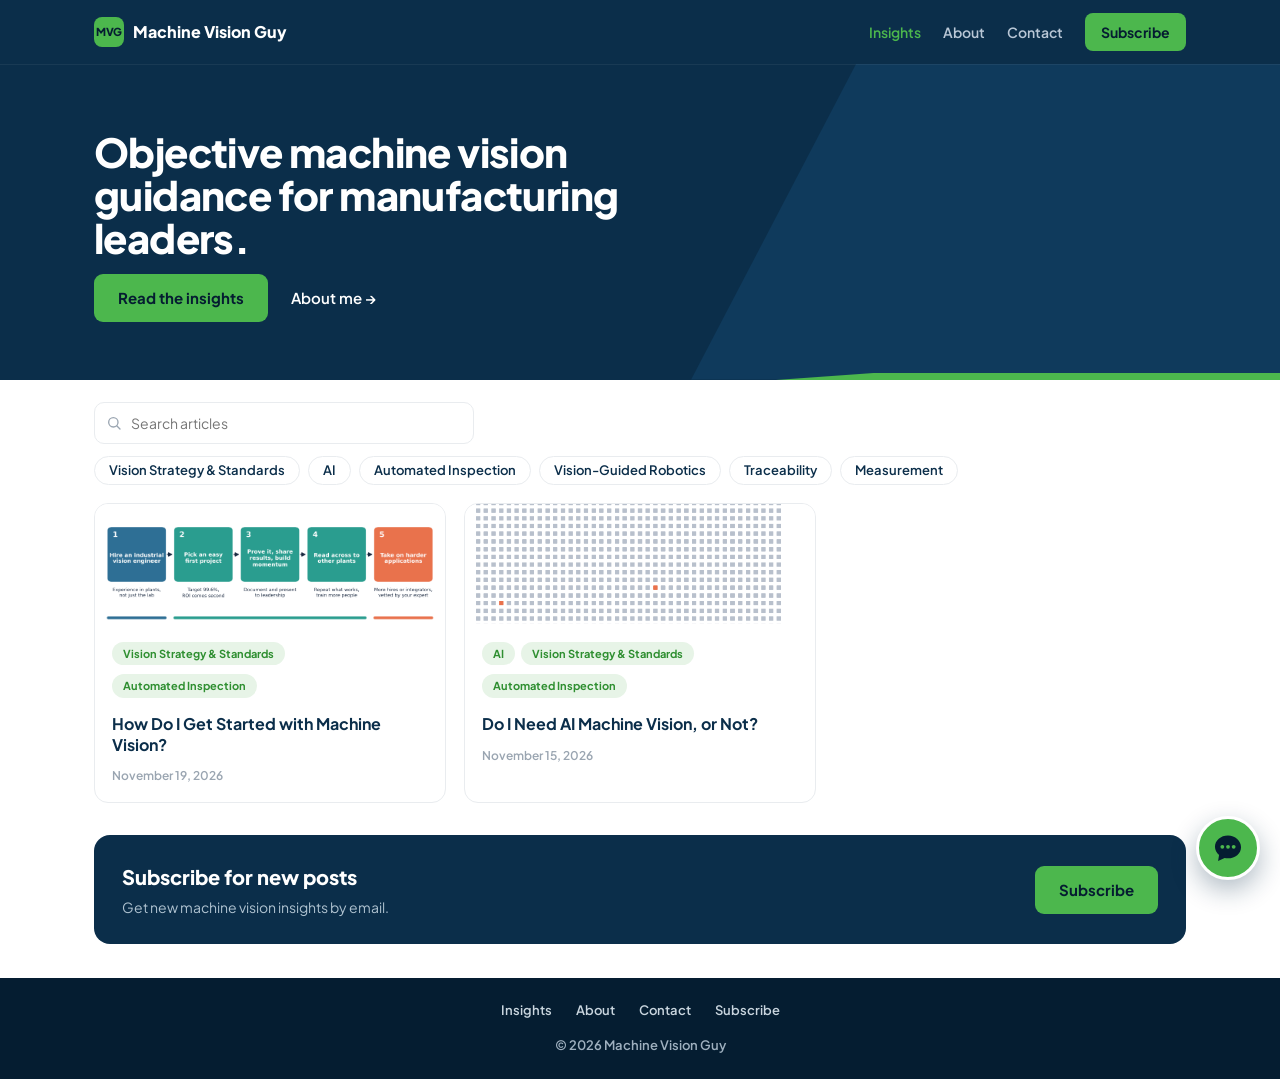
<file: index.html>
<!DOCTYPE html>
<html lang="en">
<head>
  <meta charset="utf-8">
  <meta name="viewport" content="width=device-width, initial-scale=1">
  <title>Machine Vision Guy</title>
  <meta name="description" content="Objective machine vision guidance for manufacturing leaders.">
  <link rel="icon" href="assets/logo.svg">
  <link rel="preconnect" href="https://fonts.googleapis.com">
  <link rel="preconnect" href="https://fonts.gstatic.com" crossorigin>
  <link href="https://fonts.googleapis.com/css2?family=Plus+Jakarta+Sans:wght@400;500;600;700;800&display=swap" rel="stylesheet">
  <link rel="stylesheet" href="assets/style.css">
</head>
<body>

  <header class="site-header"><div class="wrap">
    <a class="brand" href="index.html"><span class="brand-mark">MVG</span><span class="brand-name">Machine Vision Guy</span></a>
    <button class="nav-toggle" id="nav-toggle" aria-label="Menu" aria-expanded="false" aria-controls="nav">&#9776;</button>
    <nav class="nav" id="nav">
      <a href="index.html" class="active">Insights</a>
      <a href="about.html">About</a>
      <a href="contact.html">Contact</a>
      <a href="subscribe.html" class="navbtn">Subscribe</a>
    </nav>
  </div></header>

  <section class="hero">
    <div class="wedge"></div><div class="wedge2"></div>
    <div class="wrap"><div class="hc">
      <h1>Objective machine vision guidance for manufacturing leaders.</h1>
      <a class="btn" href="#latest">Read the insights</a>
      <a class="btn-ghost" href="about.html">About me &rarr;</a>
    </div></div>
  </section>

  <main class="wrap">

    <section class="filter" id="latest">
      <div class="search">
        <svg viewBox="0 0 24 24" fill="none" stroke="currentColor" stroke-width="2" stroke-linecap="round"><circle cx="11" cy="11" r="7"/><line x1="21" y1="21" x2="16.5" y2="16.5"/></svg>
        <input id="search" type="search" placeholder="Search articles">
      </div>
      <div class="cats">
        <button class="chip" data-filter="strategy">Vision Strategy &amp; Standards</button>
        <button class="chip" data-filter="ai">AI</button>
        <button class="chip" data-filter="inspection">Automated Inspection</button>
        <button class="chip" data-filter="vgr">Vision-Guided Robotics</button>
        <button class="chip" data-filter="traceability">Traceability</button>
        <button class="chip" data-filter="measurement">Measurement</button>
      </div>
    </section>

    <section class="grid">
      <div class="card" data-category="strategy,inspection">
        <a href="articles/how-do-i-get-started-with-machine-vision.html"><div class="card-inner">
          <div class="ph"><img src="assets/articles/chart-getting-started-roadmap.png" alt="Five steps to get started with machine vision"></div>
          <div class="card-body">
            <span class="pill">Vision Strategy &amp; Standards</span><span class="pill">Automated Inspection</span>
            <h3>How Do I Get Started with Machine Vision?</h3><span class="date">November 19, 2026</span></div>
        </div></a>
      </div>
      <div class="card" data-category="ai,strategy,inspection">
        <a href="articles/do-i-need-ai-machine-vision.html"><div class="card-inner">
          <div class="ph"><img src="assets/articles/chart-benchmark.png" alt="Inspection benchmark across 1,000 parts"></div>
          <div class="card-body">
            <span class="pill">AI</span><span class="pill">Vision Strategy &amp; Standards</span><span class="pill">Automated Inspection</span>
            <h3>Do I Need AI Machine Vision, or Not?</h3><span class="date">November 15, 2026</span></div>
        </div></a>
      </div>
    </section>
    <p class="empty-note" id="empty-note" style="display:none">No articles match. Clear the search or categories.</p>

    <section class="news">
      <div><h3>Subscribe for new posts</h3><p>Get new machine vision insights by email.</p></div>
      <a class="btn" href="subscribe.html">Subscribe</a>
    </section>

  </main>

  <footer class="site-footer"><div class="wrap">
    <nav class="foot-nav"><a href="index.html">Insights</a><a href="about.html">About</a><a href="contact.html">Contact</a><a href="subscribe.html">Subscribe</a></nav>
    <a class="foot-copy" href="about.html">&copy; 2026 Machine Vision Guy</a>
  </div></footer>

  <script src="assets/app.js"></script>
  <script src="assets/concierge.js"></script>
</body>
</html>
</file>
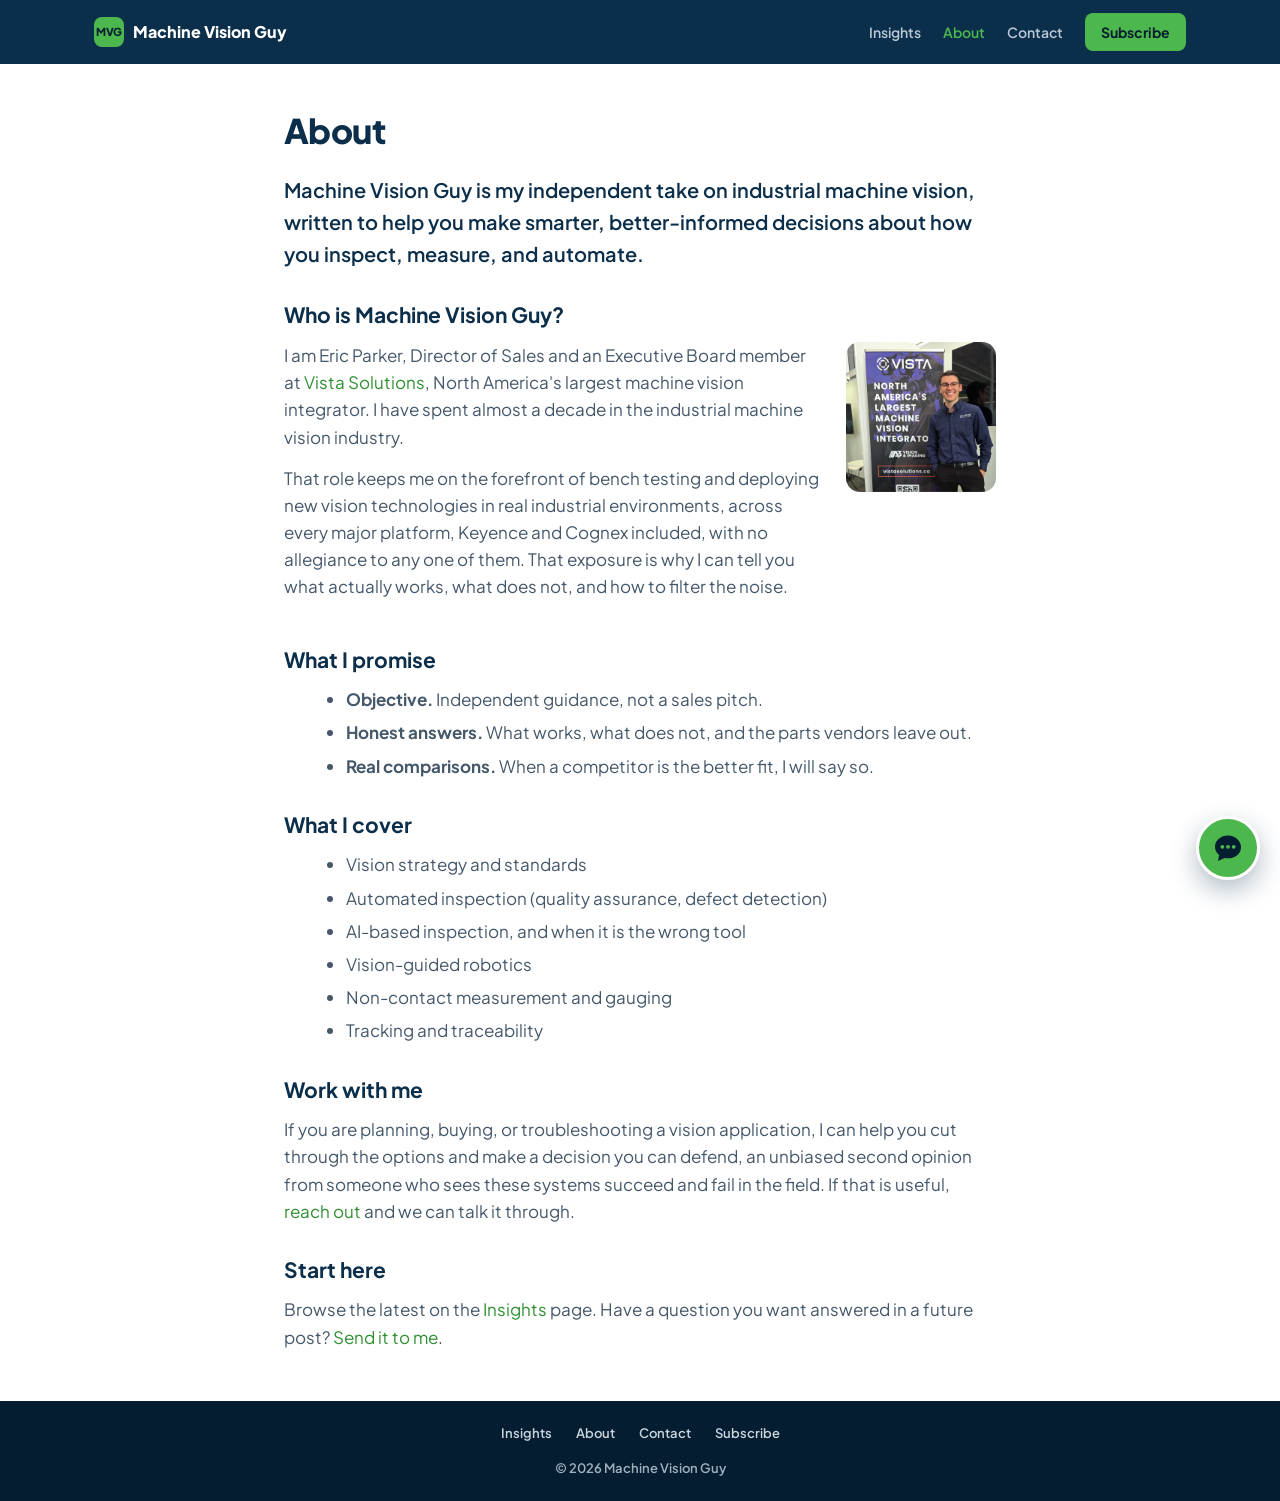
<file: about.html>
<!DOCTYPE html>
<html lang="en">
<head>
  <meta charset="utf-8">
  <meta name="viewport" content="width=device-width, initial-scale=1">
  <title>About - Machine Vision Guy</title>
  <meta name="description" content="Independent, practical guidance on deploying industrial machine vision at scale.">
  <link rel="icon" href="assets/logo.svg">
  <link rel="preconnect" href="https://fonts.googleapis.com">
  <link rel="preconnect" href="https://fonts.gstatic.com" crossorigin>
  <link href="https://fonts.googleapis.com/css2?family=Plus+Jakarta+Sans:wght@400;500;600;700;800&display=swap" rel="stylesheet">
  <link rel="stylesheet" href="assets/style.css">
</head>
<body>

  <header class="site-header"><div class="wrap">
    <a class="brand" href="index.html"><span class="brand-mark">MVG</span><span class="brand-name">Machine Vision Guy</span></a>
    <button class="nav-toggle" id="nav-toggle" aria-label="Menu" aria-expanded="false" aria-controls="nav">&#9776;</button>
    <nav class="nav" id="nav">
      <a href="index.html">Insights</a>
      <a href="about.html" class="active">About</a>
      <a href="contact.html">Contact</a>
      <a href="subscribe.html" class="navbtn">Subscribe</a>
    </nav>
  </div></header>

  <main class="page">
    <h1>About</h1>
    <p class="lead">Machine Vision Guy is my independent take on industrial machine vision, written to help you make smarter, better-informed decisions about how you inspect, measure, and automate.</p>

    <h2>Who is Machine Vision Guy?</h2>
    <div class="bio">
      <div class="bio-text">
        <p>I am Eric Parker, Director of Sales and an Executive Board member at <a href="https://www.vistasolutions.ca" target="_blank" rel="noopener">Vista Solutions</a>, North America's largest machine vision integrator. I have spent almost a decade in the industrial machine vision industry.</p>
        <p>That role keeps me on the forefront of bench testing and deploying new vision technologies in real industrial environments, across every major platform, Keyence and Cognex included, with no allegiance to any one of them. That exposure is why I can tell you what actually works, what does not, and how to filter the noise.</p>
      </div>
      <img src="assets/eric-parker.jpg" alt="Eric Parker">
    </div>

    <h2>What I promise</h2>
    <ul>
      <li><strong>Objective.</strong> Independent guidance, not a sales pitch.</li>
      <li><strong>Honest answers.</strong> What works, what does not, and the parts vendors leave out.</li>
      <li><strong>Real comparisons.</strong> When a competitor is the better fit, I will say so.</li>
    </ul>

    <h2>What I cover</h2>
    <ul>
      <li>Vision strategy and standards</li>
      <li>Automated inspection (quality assurance, defect detection)</li>
      <li>AI-based inspection, and when it is the wrong tool</li>
      <li>Vision-guided robotics</li>
      <li>Non-contact measurement and gauging</li>
      <li>Tracking and traceability</li>
    </ul>

    <h2>Work with me</h2>
    <p>If you are planning, buying, or troubleshooting a vision application, I can help you cut through the options and make a decision you can defend, an unbiased second opinion from someone who sees these systems succeed and fail in the field. If that is useful, <a href="contact.html">reach out</a> and we can talk it through.</p>

    <h2>Start here</h2>
    <p>Browse the latest on the <a href="index.html">Insights</a> page. Have a question you want answered in a future post? <a href="contact.html">Send it to me</a>.</p>
  </main>

  <footer class="site-footer"><div class="wrap">
    <nav class="foot-nav"><a href="index.html">Insights</a><a href="about.html">About</a><a href="contact.html">Contact</a><a href="subscribe.html">Subscribe</a></nav>
    <a class="foot-copy" href="about.html">&copy; 2026 Machine Vision Guy</a>
  </div></footer>

  <script src="assets/app.js"></script>
  <script src="assets/concierge.js"></script>
</body>
</html>
</file>
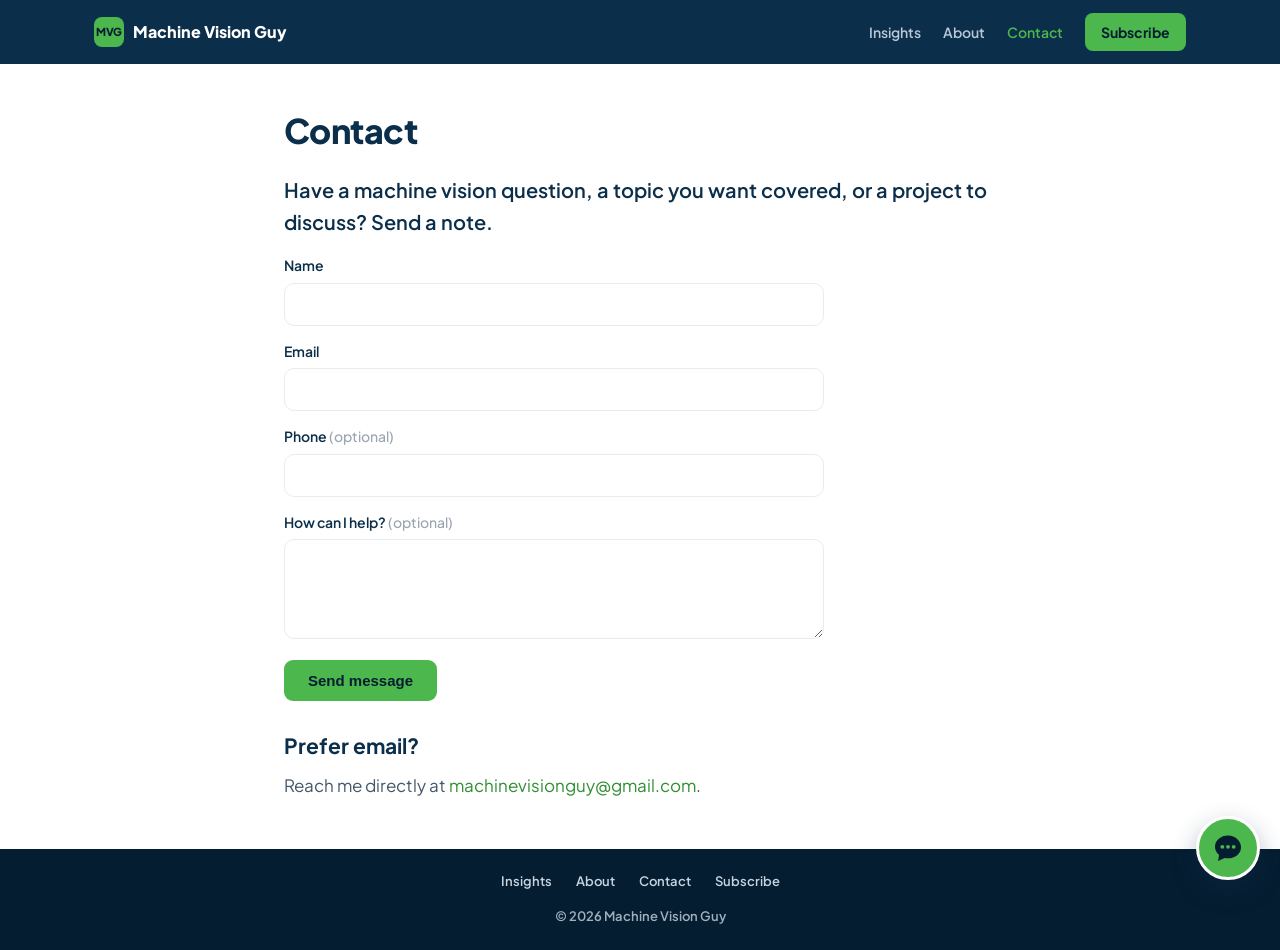
<file: contact.html>
<!DOCTYPE html>
<html lang="en">
<head>
  <meta charset="utf-8">
  <meta name="viewport" content="width=device-width, initial-scale=1">
  <title>Contact - Machine Vision Guy</title>
  <meta name="description" content="Ask a machine vision question or get in touch.">
  <link rel="icon" href="assets/logo.svg">
  <link rel="preconnect" href="https://fonts.googleapis.com">
  <link rel="preconnect" href="https://fonts.gstatic.com" crossorigin>
  <link href="https://fonts.googleapis.com/css2?family=Plus+Jakarta+Sans:wght@400;500;600;700;800&display=swap" rel="stylesheet">
  <link rel="stylesheet" href="assets/style.css">
</head>
<body>

  <header class="site-header"><div class="wrap">
    <a class="brand" href="index.html"><span class="brand-mark">MVG</span><span class="brand-name">Machine Vision Guy</span></a>
    <button class="nav-toggle" id="nav-toggle" aria-label="Menu" aria-expanded="false" aria-controls="nav">&#9776;</button>
    <nav class="nav" id="nav">
      <a href="index.html">Insights</a>
      <a href="about.html">About</a>
      <a href="contact.html" class="active">Contact</a>
      <a href="subscribe.html" class="navbtn">Subscribe</a>
    </nav>
  </div></header>

  <main class="page">
    <h1>Contact</h1>
    <p class="lead">Have a machine vision question, a topic you want covered, or a project to discuss? Send a note.</p>

    <div class="notice ok" id="form-ok">Thanks. Your message has been sent. I will get back to you by email.</div>
    <div class="notice err" id="form-err">Something went wrong. Please email me directly at <a href="mailto:machinevisionguy@gmail.com">machinevisionguy@gmail.com</a>.</div>

    <form class="form" id="contact-form">
      <input type="hidden" name="access_key" value="67830245-61c8-4696-99eb-d14099b2a7ad">
      <input type="hidden" name="subject" value="Contact Form Submission from Machine Vision Guy Website">
      <input type="hidden" name="from_name" value="Machine Vision Guy website">
      <input type="checkbox" name="botcheck" class="hp" tabindex="-1" autocomplete="off" aria-hidden="true">
      <div class="field"><label for="name">Name</label><input id="name" name="name" type="text" required></div>
      <div class="field"><label for="email">Email</label><input id="email" name="email" type="email" required></div>
      <div class="field"><label for="phone">Phone <span class="opt">(optional)</span></label><input id="phone" name="phone" type="tel"></div>
      <div class="field"><label for="message">How can I help? <span class="opt">(optional)</span></label><textarea id="message" name="message" rows="4"></textarea></div>
      <button class="btn" type="submit" id="contact-submit">Send message</button>
    </form>

    <h2>Prefer email?</h2>
    <p>Reach me directly at <a href="mailto:machinevisionguy@gmail.com">machinevisionguy@gmail.com</a>.</p>
  </main>

  <footer class="site-footer"><div class="wrap">
    <nav class="foot-nav"><a href="index.html">Insights</a><a href="about.html">About</a><a href="contact.html">Contact</a><a href="subscribe.html">Subscribe</a></nav>
    <a class="foot-copy" href="about.html">&copy; 2026 Machine Vision Guy</a>
  </div></footer>

  <script src="assets/app.js"></script>
  <script src="assets/concierge.js"></script>
</body>
</html>
</file>
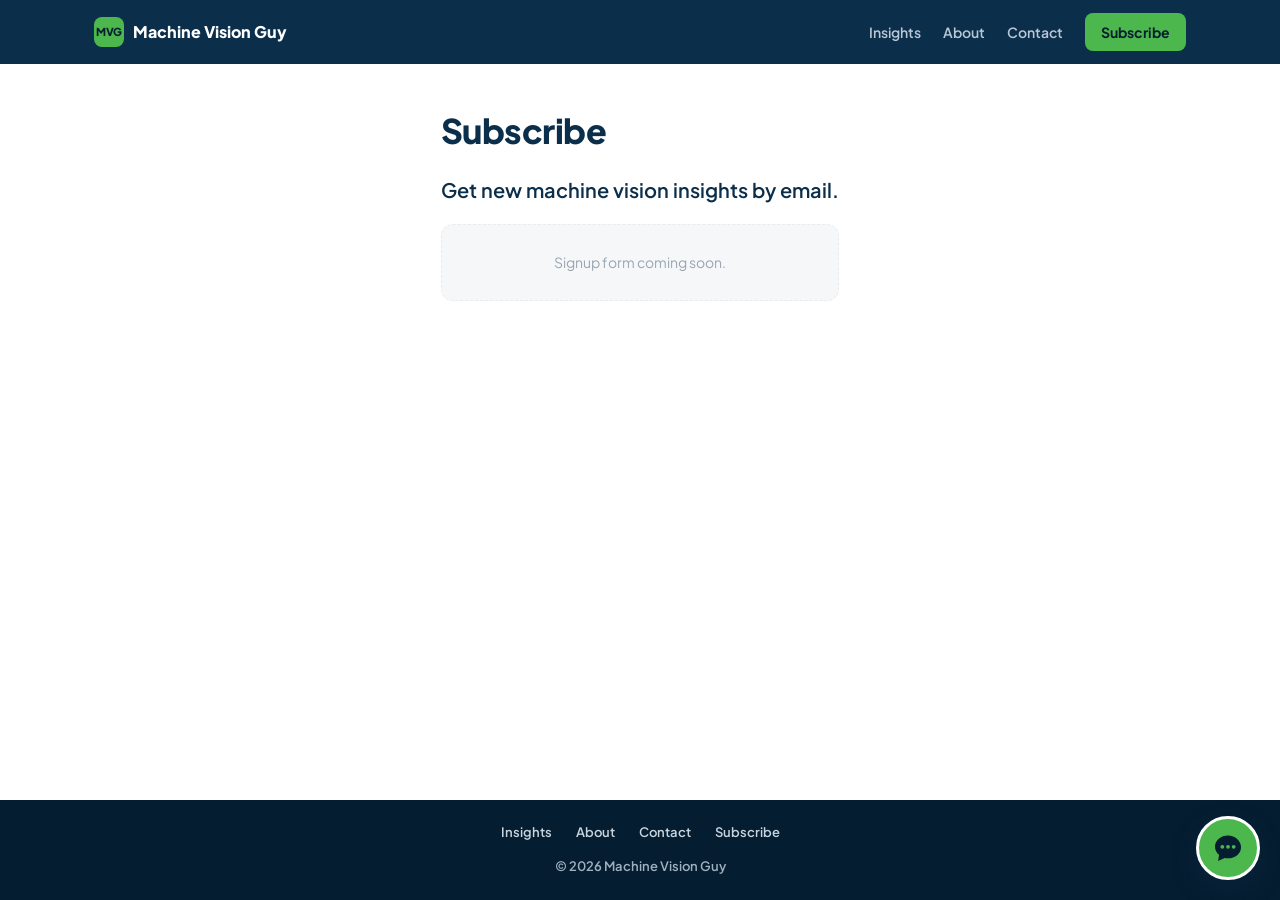
<file: subscribe.html>
<!DOCTYPE html>
<html lang="en">
<head>
  <meta charset="utf-8">
  <meta name="viewport" content="width=device-width, initial-scale=1">
  <title>Subscribe - Machine Vision Guy</title>
  <meta name="description" content="Get new machine vision insights by email.">
  <link rel="icon" href="assets/logo.svg">
  <link rel="preconnect" href="https://fonts.googleapis.com">
  <link rel="preconnect" href="https://fonts.gstatic.com" crossorigin>
  <link href="https://fonts.googleapis.com/css2?family=Plus+Jakarta+Sans:wght@400;500;600;700;800&display=swap" rel="stylesheet">
  <link rel="stylesheet" href="assets/style.css">
</head>
<body>

  <header class="site-header"><div class="wrap">
    <a class="brand" href="index.html"><span class="brand-mark">MVG</span><span class="brand-name">Machine Vision Guy</span></a>
    <button class="nav-toggle" id="nav-toggle" aria-label="Menu" aria-expanded="false" aria-controls="nav">&#9776;</button>
    <nav class="nav" id="nav">
      <a href="index.html">Insights</a>
      <a href="about.html">About</a>
      <a href="contact.html">Contact</a>
      <a href="subscribe.html" class="navbtn active">Subscribe</a>
    </nav>
  </div></header>

  <main class="page">
    <h1>Subscribe</h1>
    <p class="lead">Get new machine vision insights by email.</p>

    <!-- SUBSCRIBE FORM GOES HERE.
         Add your HubSpot (or other) email signup embed code in place of this block. -->
    <div class="form-embed">
      Signup form coming soon.
    </div>
  </main>

  <footer class="site-footer"><div class="wrap">
    <nav class="foot-nav"><a href="index.html">Insights</a><a href="about.html">About</a><a href="contact.html">Contact</a><a href="subscribe.html">Subscribe</a></nav>
    <a class="foot-copy" href="about.html">&copy; 2026 Machine Vision Guy</a>
  </div></footer>

  <script src="assets/app.js"></script>
  <script src="assets/concierge.js"></script>
</body>
</html>
</file>
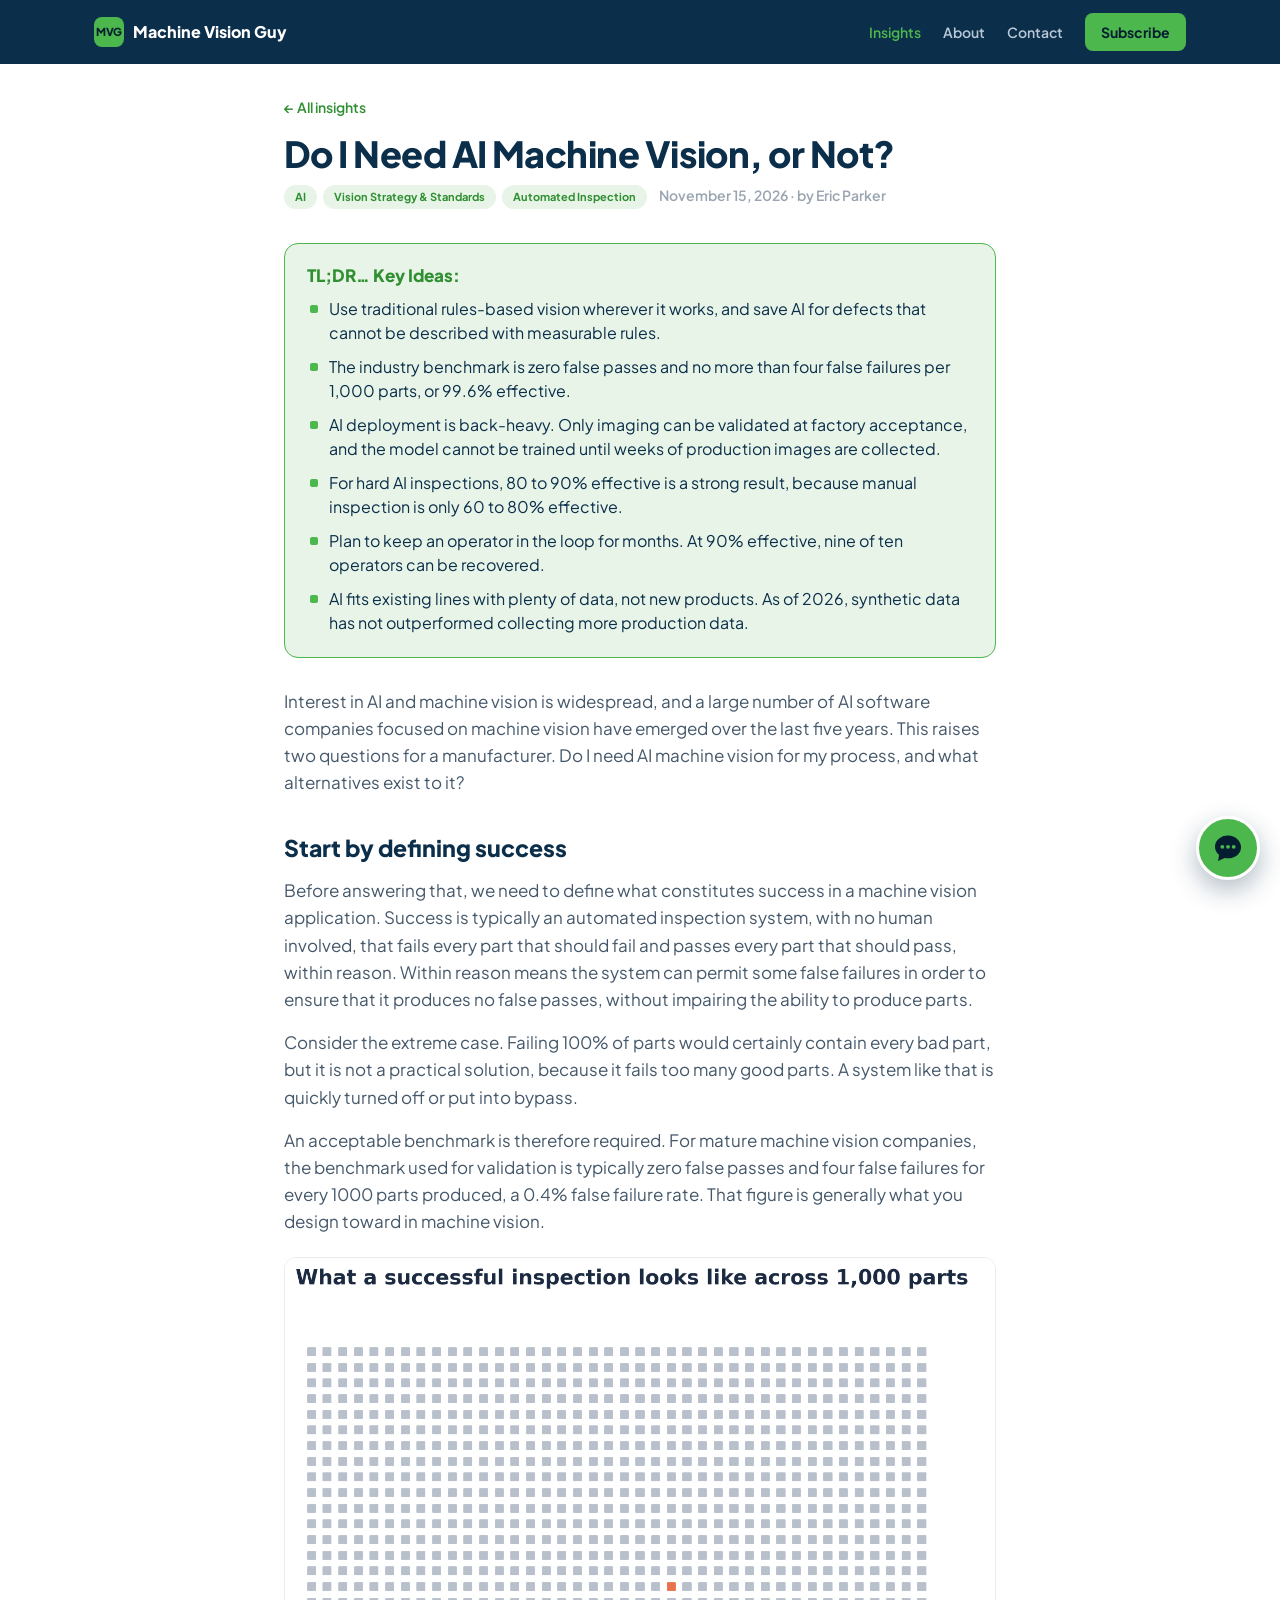
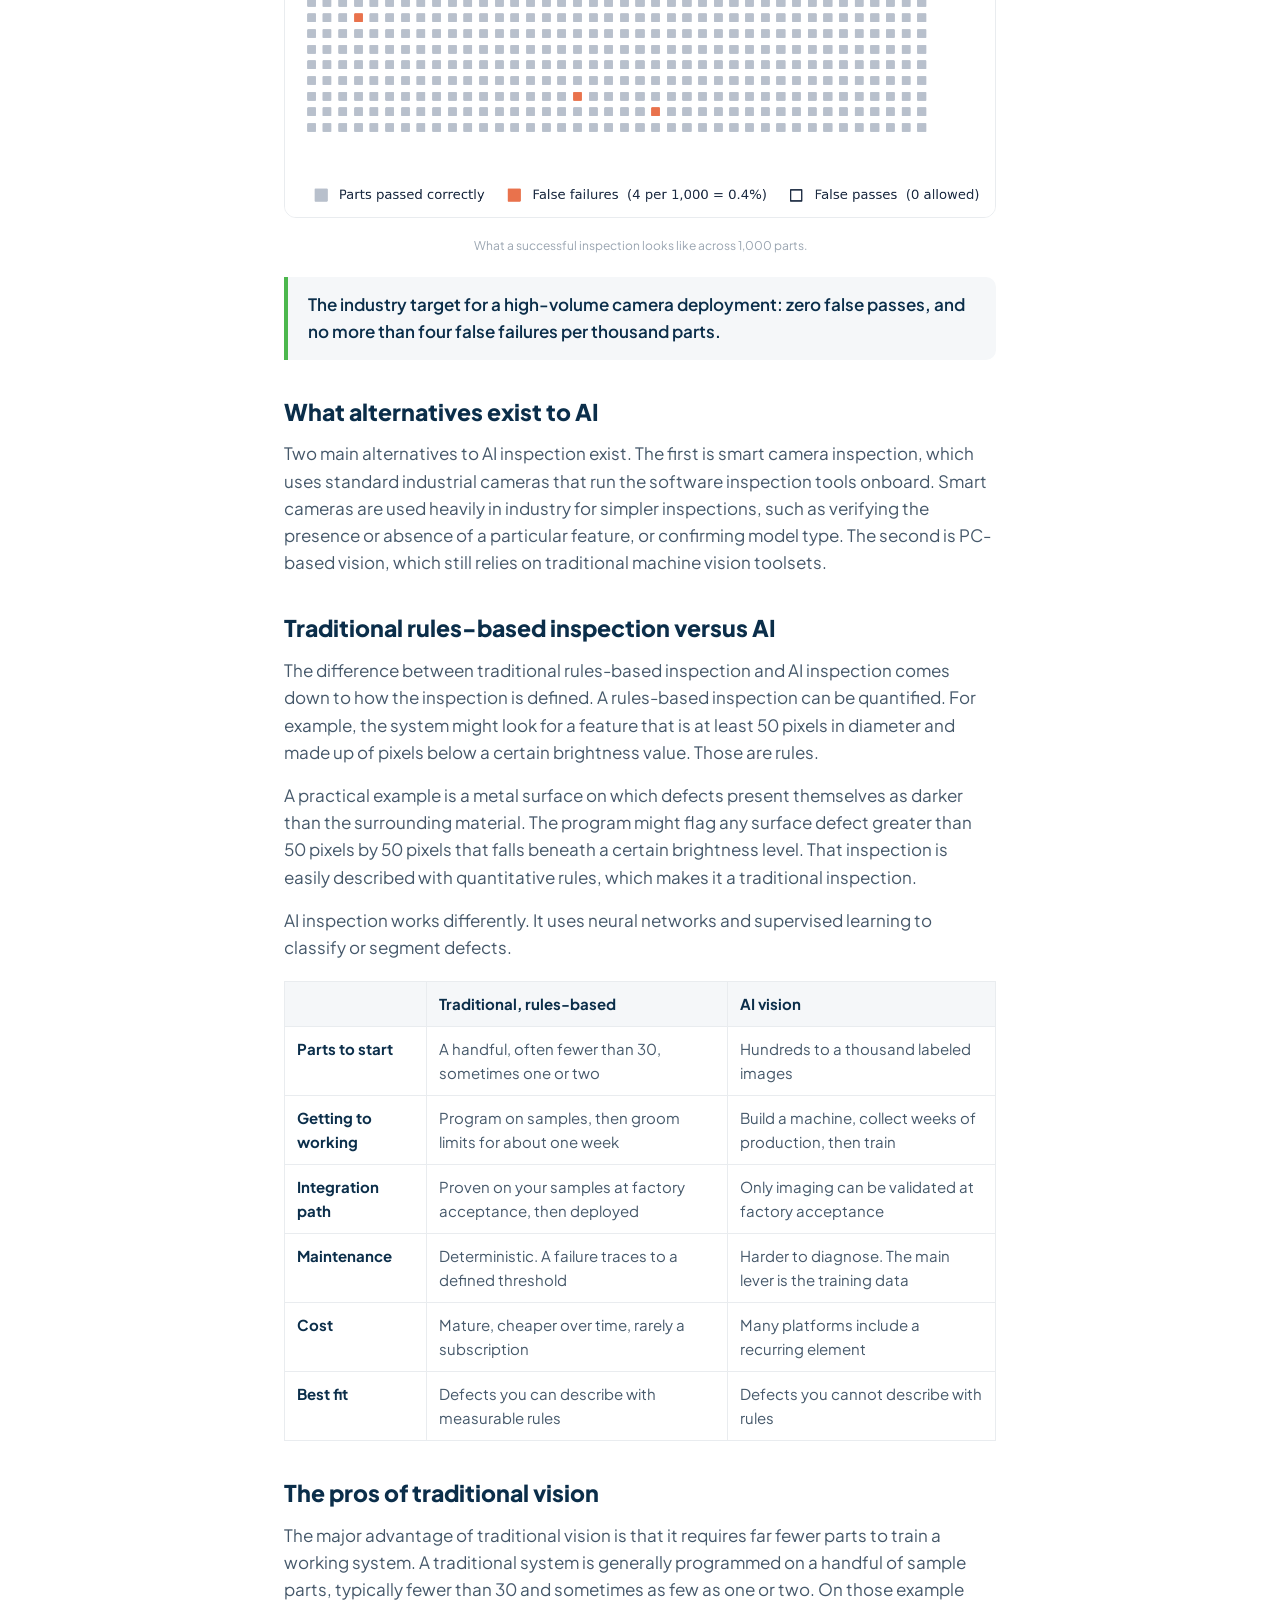
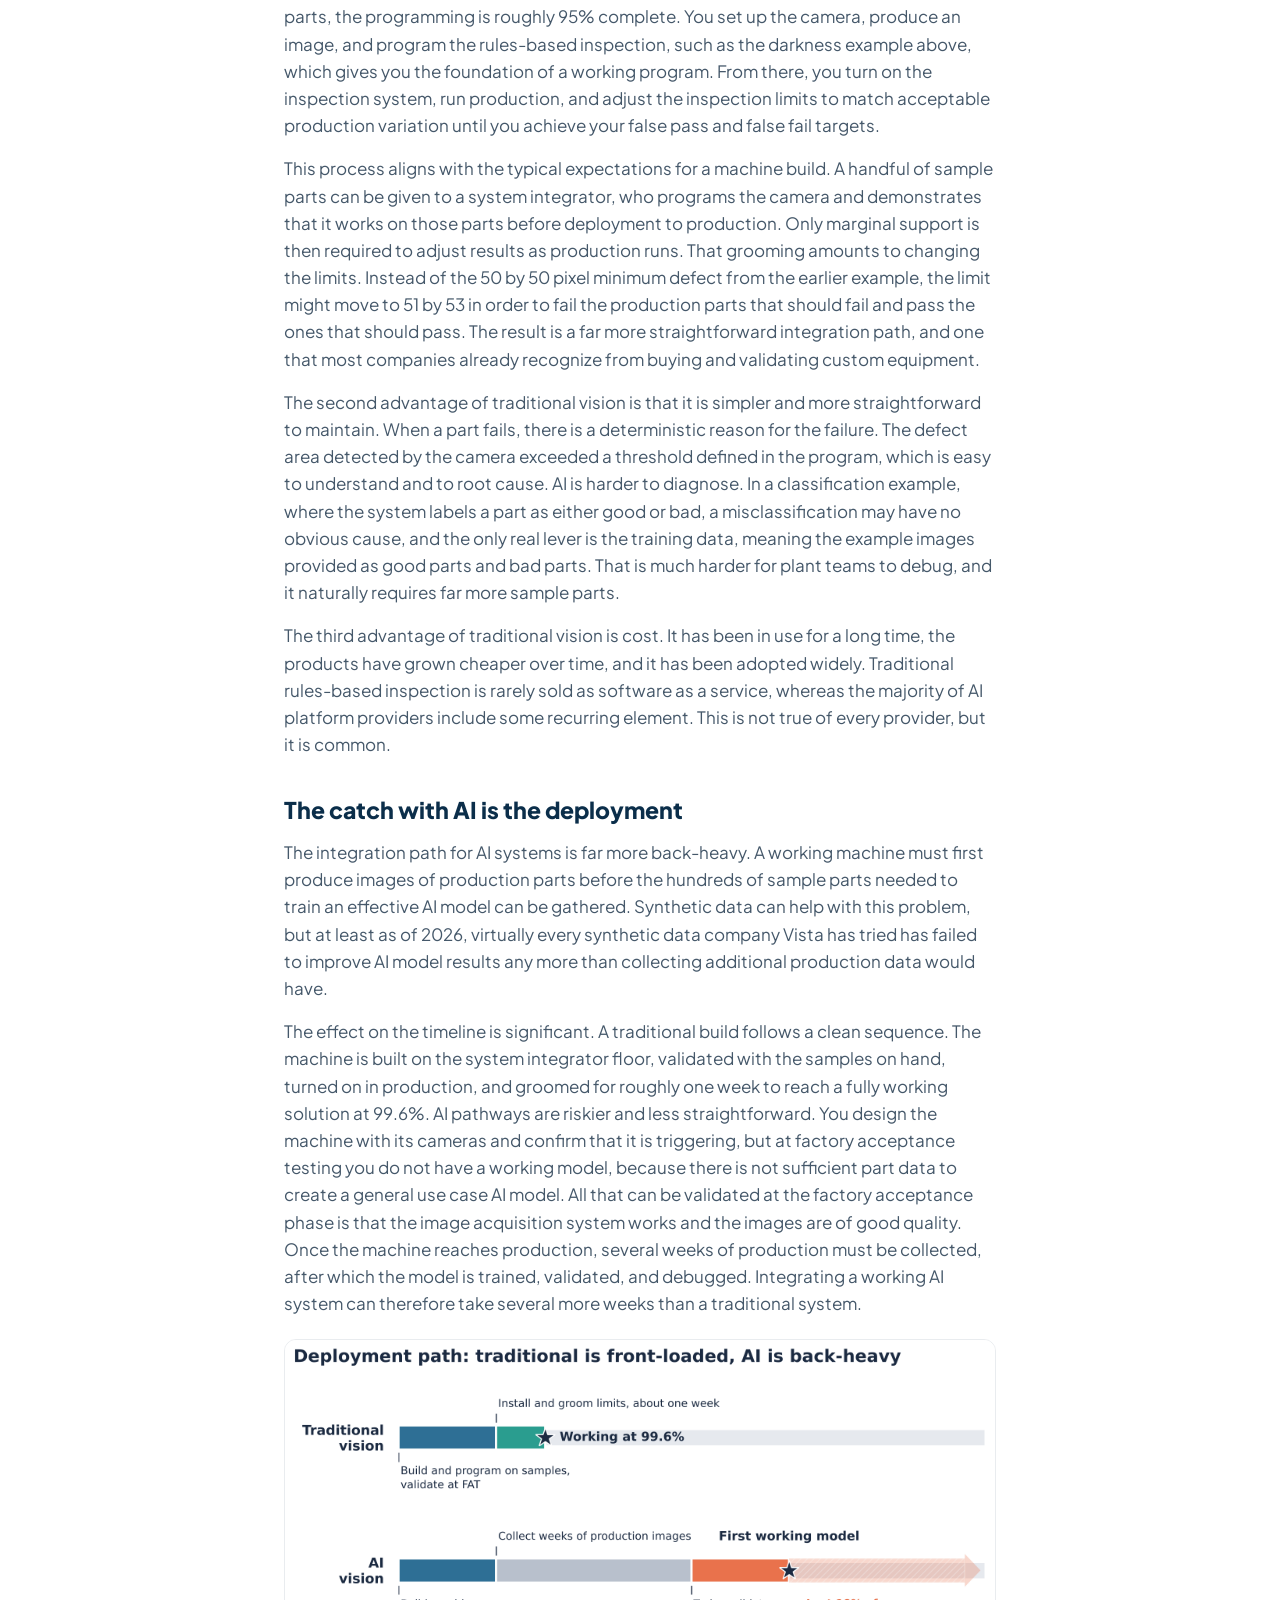
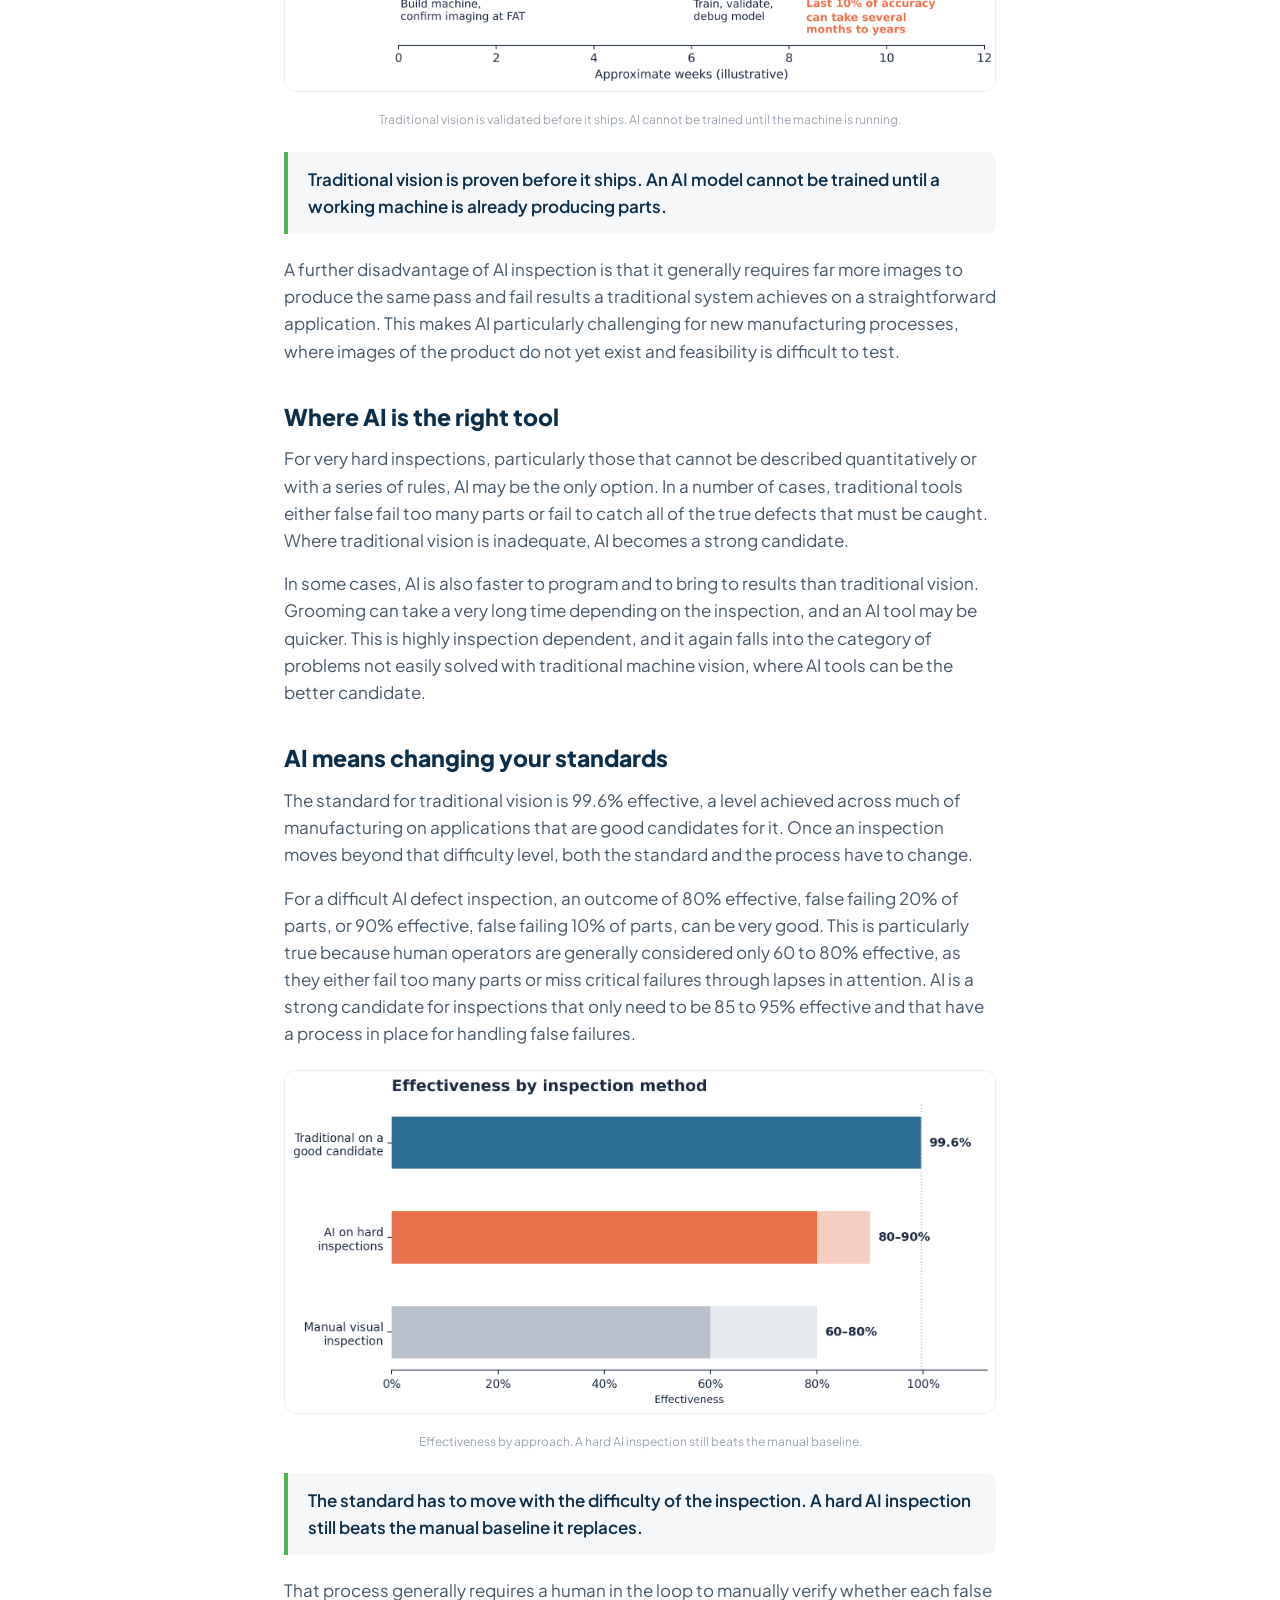
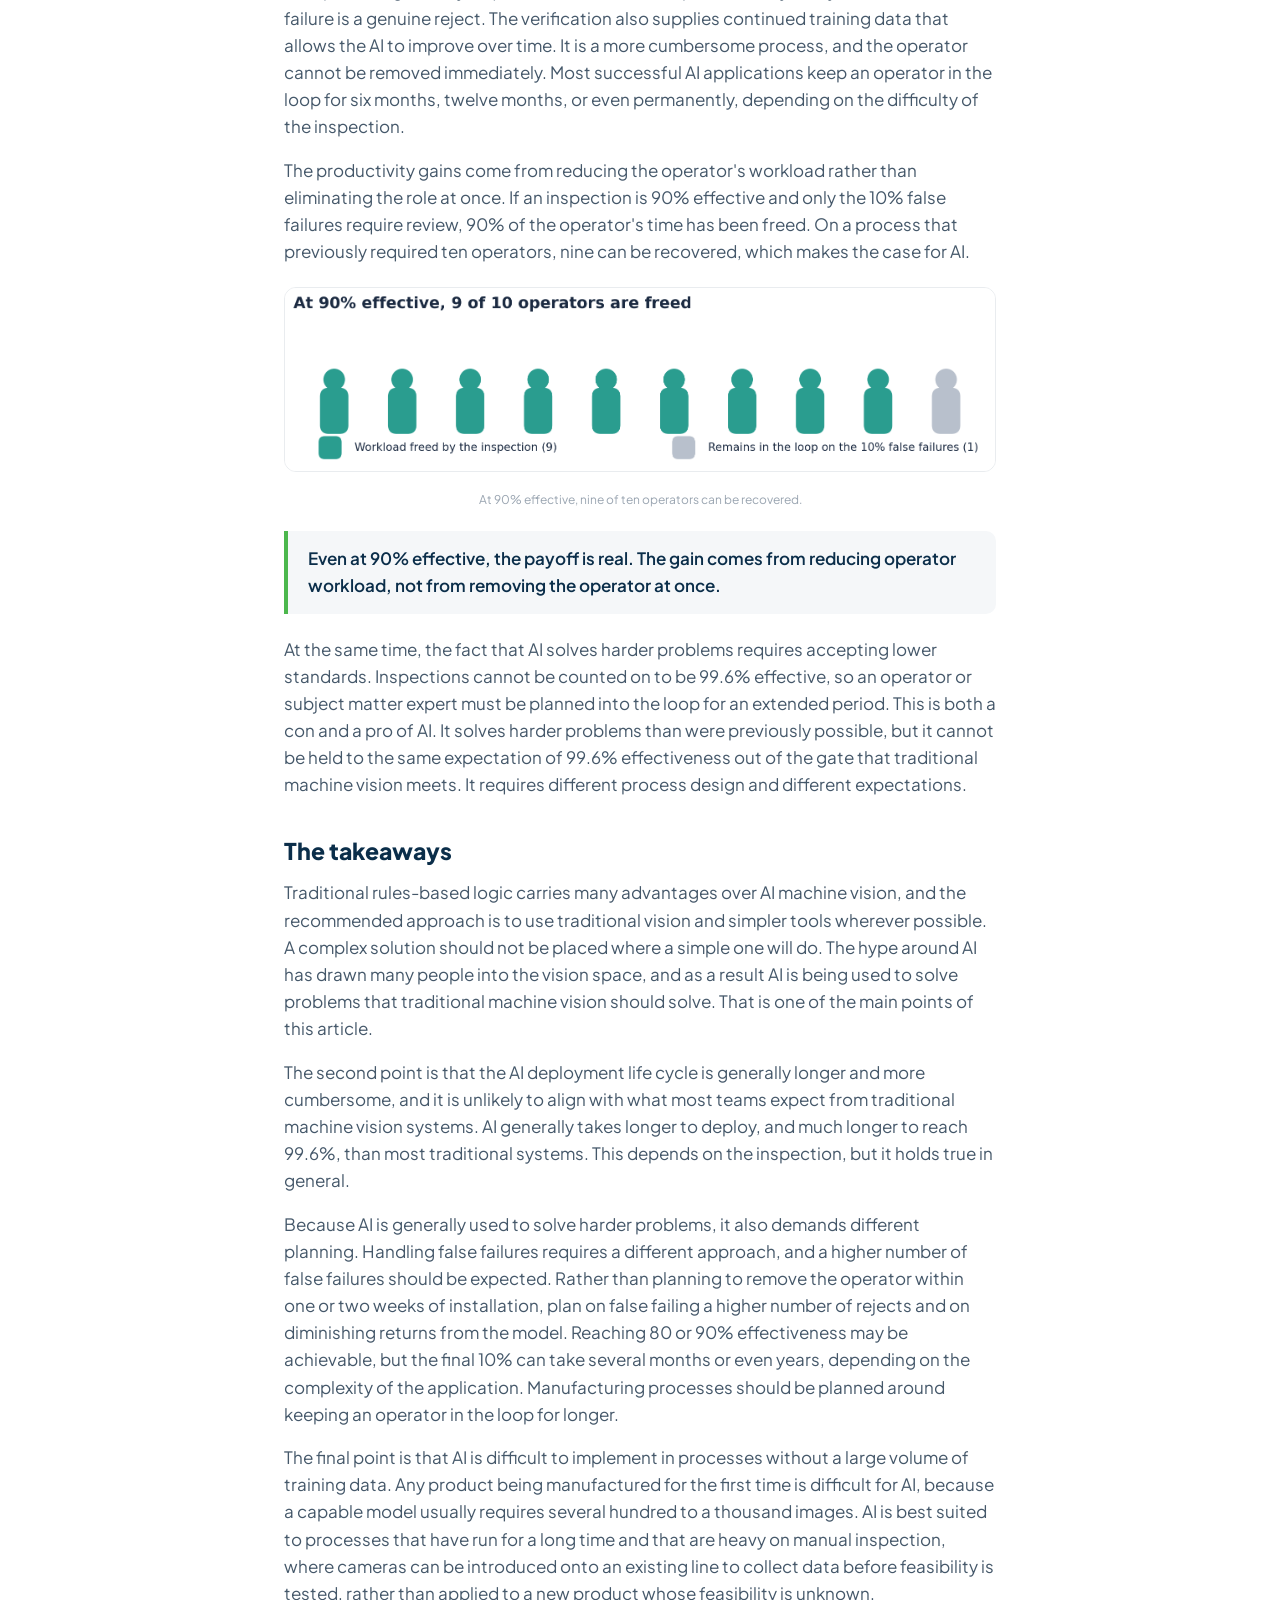
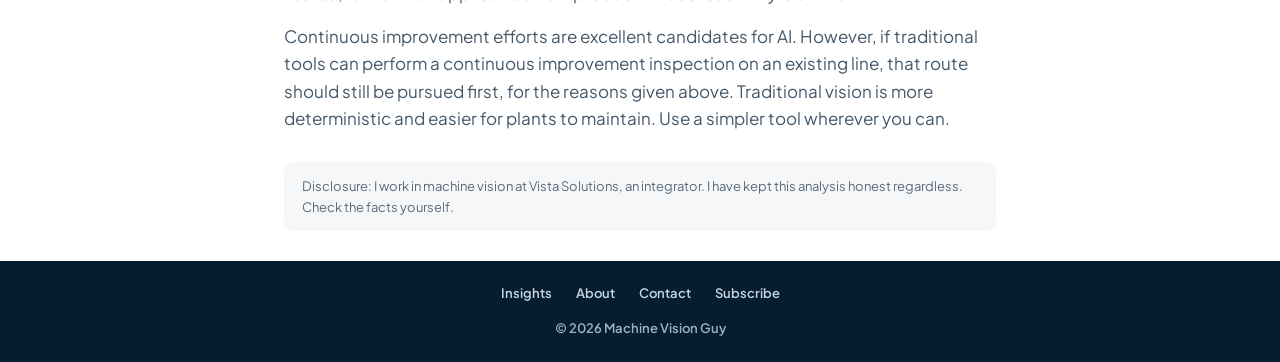
<file: articles/do-i-need-ai-machine-vision.html>
<!DOCTYPE html>
<html lang="en">
<head>
  <meta charset="utf-8">
  <meta name="viewport" content="width=device-width, initial-scale=1">
  <title>Do I Need AI Machine Vision, or Not? - Machine Vision Guy</title>
  <meta name="description" content="When AI machine vision is the right tool, when traditional rules-based vision wins, and how the deployment and standards differ.">
  <link rel="icon" href="../assets/logo.svg">
  <link rel="preconnect" href="https://fonts.googleapis.com">
  <link rel="preconnect" href="https://fonts.gstatic.com" crossorigin>
  <link href="https://fonts.googleapis.com/css2?family=Plus+Jakarta+Sans:wght@400;500;600;700;800&display=swap" rel="stylesheet">
  <link rel="stylesheet" href="../assets/style.css">
</head>
<body>

  <header class="site-header"><div class="wrap">
    <a class="brand" href="../index.html"><span class="brand-mark">MVG</span><span class="brand-name">Machine Vision Guy</span></a>
    <button class="nav-toggle" id="nav-toggle" aria-label="Menu" aria-expanded="false" aria-controls="nav">&#9776;</button>
    <nav class="nav" id="nav">
      <a href="../index.html" class="active">Insights</a>
      <a href="../about.html">About</a>
      <a href="../contact.html">Contact</a>
      <a href="../subscribe.html" class="navbtn">Subscribe</a>
    </nav>
  </div></header>

  <article class="article">
    <a class="back" href="../index.html">&larr; All insights</a>
    <h1>Do I Need AI Machine Vision, or Not?</h1>
    <div class="meta"><span class="pill">AI</span><span class="pill">Vision Strategy &amp; Standards</span><span class="pill">Automated Inspection</span> &nbsp; November 15, 2026 &middot; by Eric Parker</div>

    <aside class="tldr" aria-label="Key ideas">
      <h2>TL;DR&hellip; Key Ideas:</h2>
      <ul>
        <li>Use traditional rules-based vision wherever it works, and save AI for defects that cannot be described with measurable rules.</li>
        <li>The industry benchmark is zero false passes and no more than four false failures per 1,000 parts, or 99.6% effective.</li>
        <li>AI deployment is back-heavy. Only imaging can be validated at factory acceptance, and the model cannot be trained until weeks of production images are collected.</li>
        <li>For hard AI inspections, 80 to 90% effective is a strong result, because manual inspection is only 60 to 80% effective.</li>
        <li>Plan to keep an operator in the loop for months. At 90% effective, nine of ten operators can be recovered.</li>
        <li>AI fits existing lines with plenty of data, not new products. As of 2026, synthetic data has not outperformed collecting more production data.</li>
      </ul>
    </aside>

    <div class="content">
      <p>Interest in AI and machine vision is widespread, and a large number of AI software companies focused on machine vision have emerged over the last five years. This raises two questions for a manufacturer. Do I need AI machine vision for my process, and what alternatives exist to it?</p>

      <h2>Start by defining success</h2>
      <p>Before answering that, we need to define what constitutes success in a machine vision application. Success is typically an automated inspection system, with no human involved, that fails every part that should fail and passes every part that should pass, within reason. Within reason means the system can permit some false failures in order to ensure that it produces no false passes, without impairing the ability to produce parts.</p>
      <p>Consider the extreme case. Failing 100% of parts would certainly contain every bad part, but it is not a practical solution, because it fails too many good parts. A system like that is quickly turned off or put into bypass.</p>
      <p>An acceptable benchmark is therefore required. For mature machine vision companies, the benchmark used for validation is typically zero false passes and four false failures for every 1000 parts produced, a 0.4% false failure rate. That figure is generally what you design toward in machine vision.</p>
      <figure><img src="../assets/articles/chart-benchmark.png" alt="A grid of 1,000 parts showing four false failures and zero false passes"><figcaption>What a successful inspection looks like across 1,000 parts.</figcaption></figure>
      <blockquote>The industry target for a high-volume camera deployment: zero false passes, and no more than four false failures per thousand parts.</blockquote>

      <h2>What alternatives exist to AI</h2>
      <p>Two main alternatives to AI inspection exist. The first is smart camera inspection, which uses standard industrial cameras that run the software inspection tools onboard. Smart cameras are used heavily in industry for simpler inspections, such as verifying the presence or absence of a particular feature, or confirming model type. The second is PC-based vision, which still relies on traditional machine vision toolsets.</p>

      <h2>Traditional rules-based inspection versus AI</h2>
      <p>The difference between traditional rules-based inspection and AI inspection comes down to how the inspection is defined. A rules-based inspection can be quantified. For example, the system might look for a feature that is at least 50 pixels in diameter and made up of pixels below a certain brightness value. Those are rules.</p>
      <p>A practical example is a metal surface on which defects present themselves as darker than the surrounding material. The program might flag any surface defect greater than 50 pixels by 50 pixels that falls beneath a certain brightness level. That inspection is easily described with quantitative rules, which makes it a traditional inspection.</p>
      <p>AI inspection works differently. It uses neural networks and supervised learning to classify or segment defects.</p>
      <table>
        <thead><tr><th></th><th>Traditional, rules-based</th><th>AI vision</th></tr></thead>
        <tbody>
          <tr><td>Parts to start</td><td>A handful, often fewer than 30, sometimes one or two</td><td>Hundreds to a thousand labeled images</td></tr>
          <tr><td>Getting to working</td><td>Program on samples, then groom limits for about one week</td><td>Build a machine, collect weeks of production, then train</td></tr>
          <tr><td>Integration path</td><td>Proven on your samples at factory acceptance, then deployed</td><td>Only imaging can be validated at factory acceptance</td></tr>
          <tr><td>Maintenance</td><td>Deterministic. A failure traces to a defined threshold</td><td>Harder to diagnose. The main lever is the training data</td></tr>
          <tr><td>Cost</td><td>Mature, cheaper over time, rarely a subscription</td><td>Many platforms include a recurring element</td></tr>
          <tr><td>Best fit</td><td>Defects you can describe with measurable rules</td><td>Defects you cannot describe with rules</td></tr>
        </tbody>
      </table>

      <h2>The pros of traditional vision</h2>
      <p>The major advantage of traditional vision is that it requires far fewer parts to train a working system. A traditional system is generally programmed on a handful of sample parts, typically fewer than 30 and sometimes as few as one or two. On those example parts, the programming is roughly 95% complete. You set up the camera, produce an image, and program the rules-based inspection, such as the darkness example above, which gives you the foundation of a working program. From there, you turn on the inspection system, run production, and adjust the inspection limits to match acceptable production variation until you achieve your false pass and false fail targets.</p>
      <p>This process aligns with the typical expectations for a machine build. A handful of sample parts can be given to a system integrator, who programs the camera and demonstrates that it works on those parts before deployment to production. Only marginal support is then required to adjust results as production runs. That grooming amounts to changing the limits. Instead of the 50 by 50 pixel minimum defect from the earlier example, the limit might move to 51 by 53 in order to fail the production parts that should fail and pass the ones that should pass. The result is a far more straightforward integration path, and one that most companies already recognize from buying and validating custom equipment.</p>
      <p>The second advantage of traditional vision is that it is simpler and more straightforward to maintain. When a part fails, there is a deterministic reason for the failure. The defect area detected by the camera exceeded a threshold defined in the program, which is easy to understand and to root cause. AI is harder to diagnose. In a classification example, where the system labels a part as either good or bad, a misclassification may have no obvious cause, and the only real lever is the training data, meaning the example images provided as good parts and bad parts. That is much harder for plant teams to debug, and it naturally requires far more sample parts.</p>
      <p>The third advantage of traditional vision is cost. It has been in use for a long time, the products have grown cheaper over time, and it has been adopted widely. Traditional rules-based inspection is rarely sold as software as a service, whereas the majority of AI platform providers include some recurring element. This is not true of every provider, but it is common.</p>

      <h2>The catch with AI is the deployment</h2>
      <p>The integration path for AI systems is far more back-heavy. A working machine must first produce images of production parts before the hundreds of sample parts needed to train an effective AI model can be gathered. Synthetic data can help with this problem, but at least as of 2026, virtually every synthetic data company Vista has tried has failed to improve AI model results any more than collecting additional production data would have.</p>
      <p>The effect on the timeline is significant. A traditional build follows a clean sequence. The machine is built on the system integrator floor, validated with the samples on hand, turned on in production, and groomed for roughly one week to reach a fully working solution at 99.6%. AI pathways are riskier and less straightforward. You design the machine with its cameras and confirm that it is triggering, but at factory acceptance testing you do not have a working model, because there is not sufficient part data to create a general use case AI model. All that can be validated at the factory acceptance phase is that the image acquisition system works and the images are of good quality. Once the machine reaches production, several weeks of production must be collected, after which the model is trained, validated, and debugged. Integrating a working AI system can therefore take several more weeks than a traditional system.</p>
      <figure><img src="../assets/articles/chart-timeline.png?v=3" alt="Illustrative timeline. Traditional vision is built, validated at FAT, and groomed to 99.6% in about three weeks. AI vision confirms imaging at FAT, collects weeks of production images, then trains to a first working model at about eight weeks."><figcaption>Traditional vision is validated before it ships. AI cannot be trained until the machine is running.</figcaption></figure>
      <blockquote>Traditional vision is proven before it ships. An AI model cannot be trained until a working machine is already producing parts.</blockquote>
      <p>A further disadvantage of AI inspection is that it generally requires far more images to produce the same pass and fail results a traditional system achieves on a straightforward application. This makes AI particularly challenging for new manufacturing processes, where images of the product do not yet exist and feasibility is difficult to test.</p>

      <h2>Where AI is the right tool</h2>
      <p>For very hard inspections, particularly those that cannot be described quantitatively or with a series of rules, AI may be the only option. In a number of cases, traditional tools either false fail too many parts or fail to catch all of the true defects that must be caught. Where traditional vision is inadequate, AI becomes a strong candidate.</p>
      <p>In some cases, AI is also faster to program and to bring to results than traditional vision. Grooming can take a very long time depending on the inspection, and an AI tool may be quicker. This is highly inspection dependent, and it again falls into the category of problems not easily solved with traditional machine vision, where AI tools can be the better candidate.</p>

      <h2>AI means changing your standards</h2>
      <p>The standard for traditional vision is 99.6% effective, a level achieved across much of manufacturing on applications that are good candidates for it. Once an inspection moves beyond that difficulty level, both the standard and the process have to change.</p>
      <p>For a difficult AI defect inspection, an outcome of 80% effective, false failing 20% of parts, or 90% effective, false failing 10% of parts, can be very good. This is particularly true because human operators are generally considered only 60 to 80% effective, as they either fail too many parts or miss critical failures through lapses in attention. AI is a strong candidate for inspections that only need to be 85 to 95% effective and that have a process in place for handling false failures.</p>
      <figure><img src="../assets/articles/chart-effectiveness.png" alt="Effectiveness comparison of manual inspection, AI, and traditional vision"><figcaption>Effectiveness by approach. A hard AI inspection still beats the manual baseline.</figcaption></figure>
      <blockquote>The standard has to move with the difficulty of the inspection. A hard AI inspection still beats the manual baseline it replaces.</blockquote>
      <p>That process generally requires a human in the loop to manually verify whether each false failure is a genuine reject. The verification also supplies continued training data that allows the AI to improve over time. It is a more cumbersome process, and the operator cannot be removed immediately. Most successful AI applications keep an operator in the loop for six months, twelve months, or even permanently, depending on the difficulty of the inspection.</p>
      <p>The productivity gains come from reducing the operator's workload rather than eliminating the role at once. If an inspection is 90% effective and only the 10% false failures require review, 90% of the operator's time has been freed. On a process that previously required ten operators, nine can be recovered, which makes the case for AI.</p>
      <figure><img src="../assets/articles/chart-operators.png" alt="Operators recovered when 90 percent of inspection is automated"><figcaption>At 90% effective, nine of ten operators can be recovered.</figcaption></figure>
      <blockquote>Even at 90% effective, the payoff is real. The gain comes from reducing operator workload, not from removing the operator at once.</blockquote>
      <p>At the same time, the fact that AI solves harder problems requires accepting lower standards. Inspections cannot be counted on to be 99.6% effective, so an operator or subject matter expert must be planned into the loop for an extended period. This is both a con and a pro of AI. It solves harder problems than were previously possible, but it cannot be held to the same expectation of 99.6% effectiveness out of the gate that traditional machine vision meets. It requires different process design and different expectations.</p>

      <h2>The takeaways</h2>
      <p>Traditional rules-based logic carries many advantages over AI machine vision, and the recommended approach is to use traditional vision and simpler tools wherever possible. A complex solution should not be placed where a simple one will do. The hype around AI has drawn many people into the vision space, and as a result AI is being used to solve problems that traditional machine vision should solve. That is one of the main points of this article.</p>
      <p>The second point is that the AI deployment life cycle is generally longer and more cumbersome, and it is unlikely to align with what most teams expect from traditional machine vision systems. AI generally takes longer to deploy, and much longer to reach 99.6%, than most traditional systems. This depends on the inspection, but it holds true in general.</p>
      <p>Because AI is generally used to solve harder problems, it also demands different planning. Handling false failures requires a different approach, and a higher number of false failures should be expected. Rather than planning to remove the operator within one or two weeks of installation, plan on false failing a higher number of rejects and on diminishing returns from the model. Reaching 80 or 90% effectiveness may be achievable, but the final 10% can take several months or even years, depending on the complexity of the application. Manufacturing processes should be planned around keeping an operator in the loop for longer.</p>
      <p>The final point is that AI is difficult to implement in processes without a large volume of training data. Any product being manufactured for the first time is difficult for AI, because a capable model usually requires several hundred to a thousand images. AI is best suited to processes that have run for a long time and that are heavy on manual inspection, where cameras can be introduced onto an existing line to collect data before feasibility is tested, rather than applied to a new product whose feasibility is unknown.</p>
      <p>Continuous improvement efforts are excellent candidates for AI. However, if traditional tools can perform a continuous improvement inspection on an existing line, that route should still be pursued first, for the reasons given above. Traditional vision is more deterministic and easier for plants to maintain. Use a simpler tool wherever you can.</p>
    </div>

    <div class="disclosure">Disclosure: I work in machine vision at Vista Solutions, an integrator. I have kept this analysis honest regardless. Check the facts yourself.</div>
  </article>

  <footer class="site-footer"><div class="wrap">
    <nav class="foot-nav"><a href="../index.html">Insights</a><a href="../about.html">About</a><a href="../contact.html">Contact</a><a href="../subscribe.html">Subscribe</a></nav>
    <a class="foot-copy" href="../about.html">&copy; 2026 Machine Vision Guy</a>
  </div></footer>

  <script src="../assets/app.js"></script>
  <script src="../assets/concierge.js"></script>
</body>
</html>
</file>
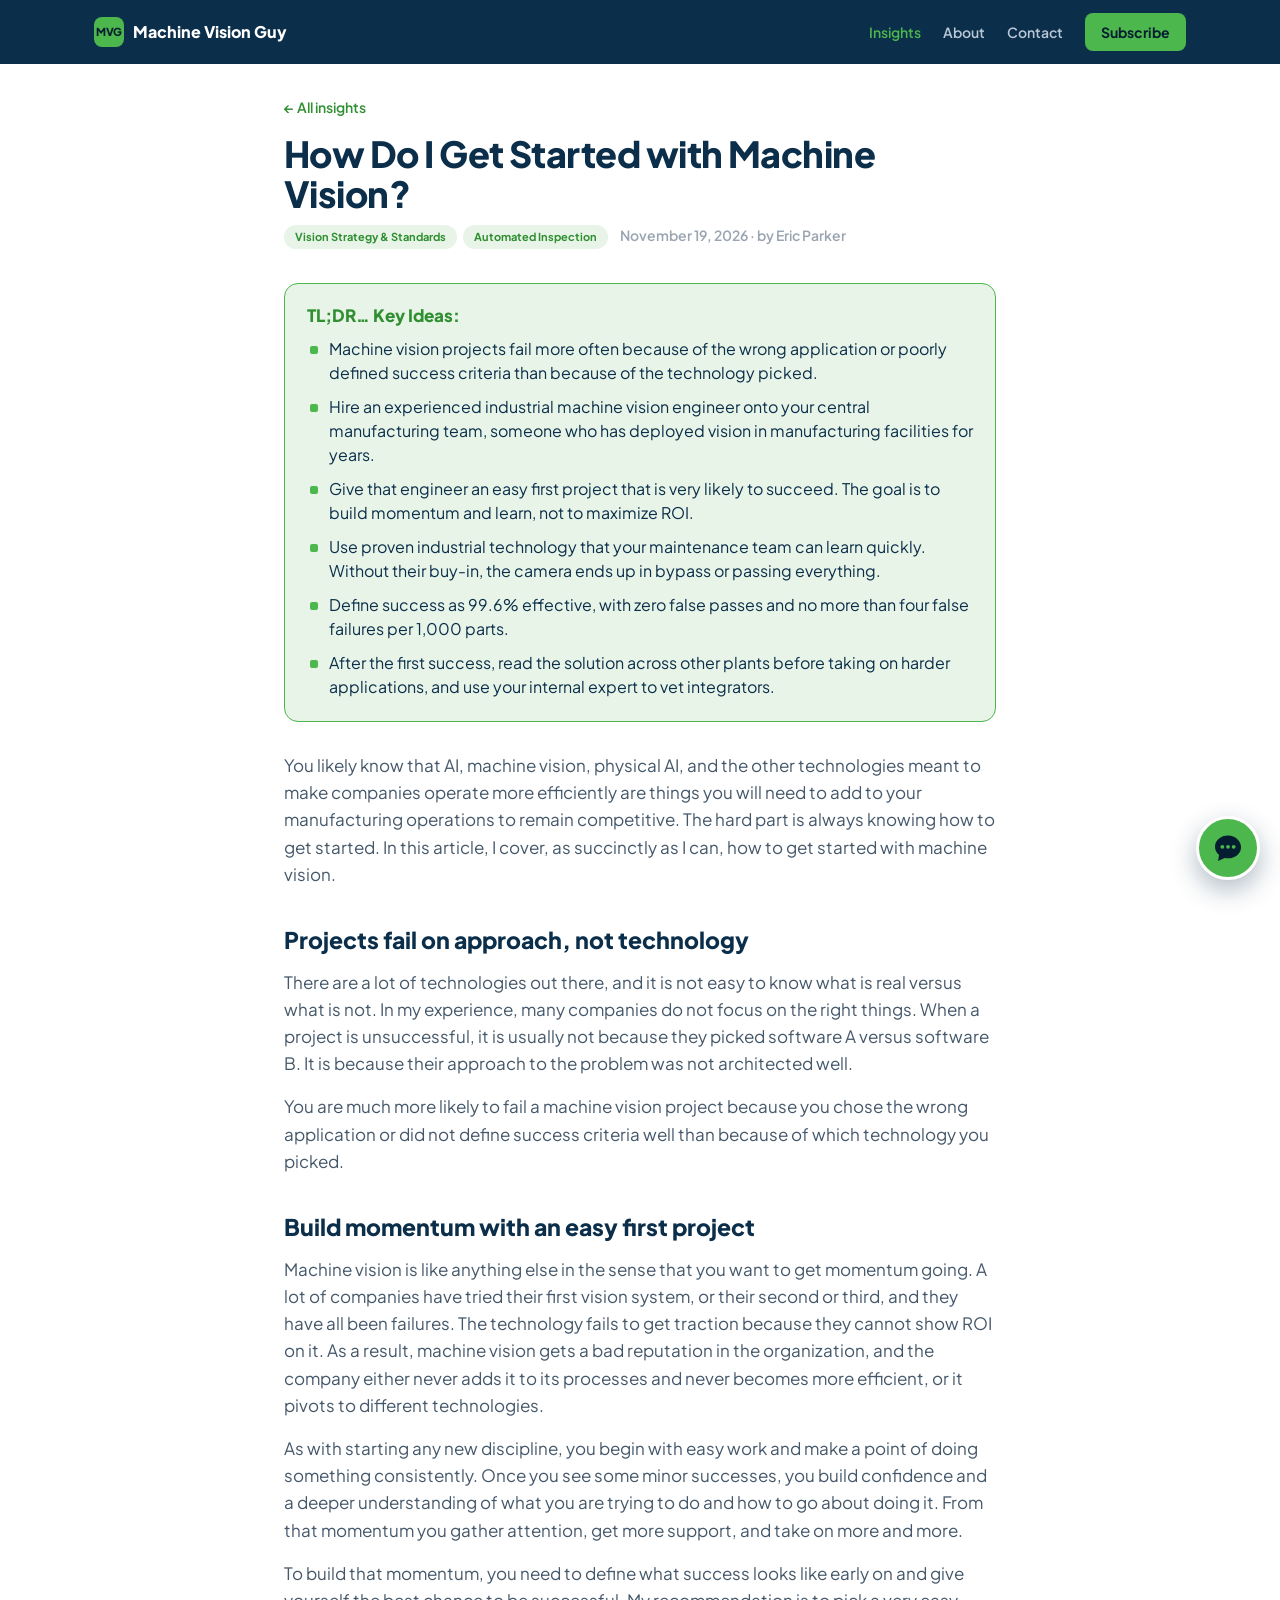
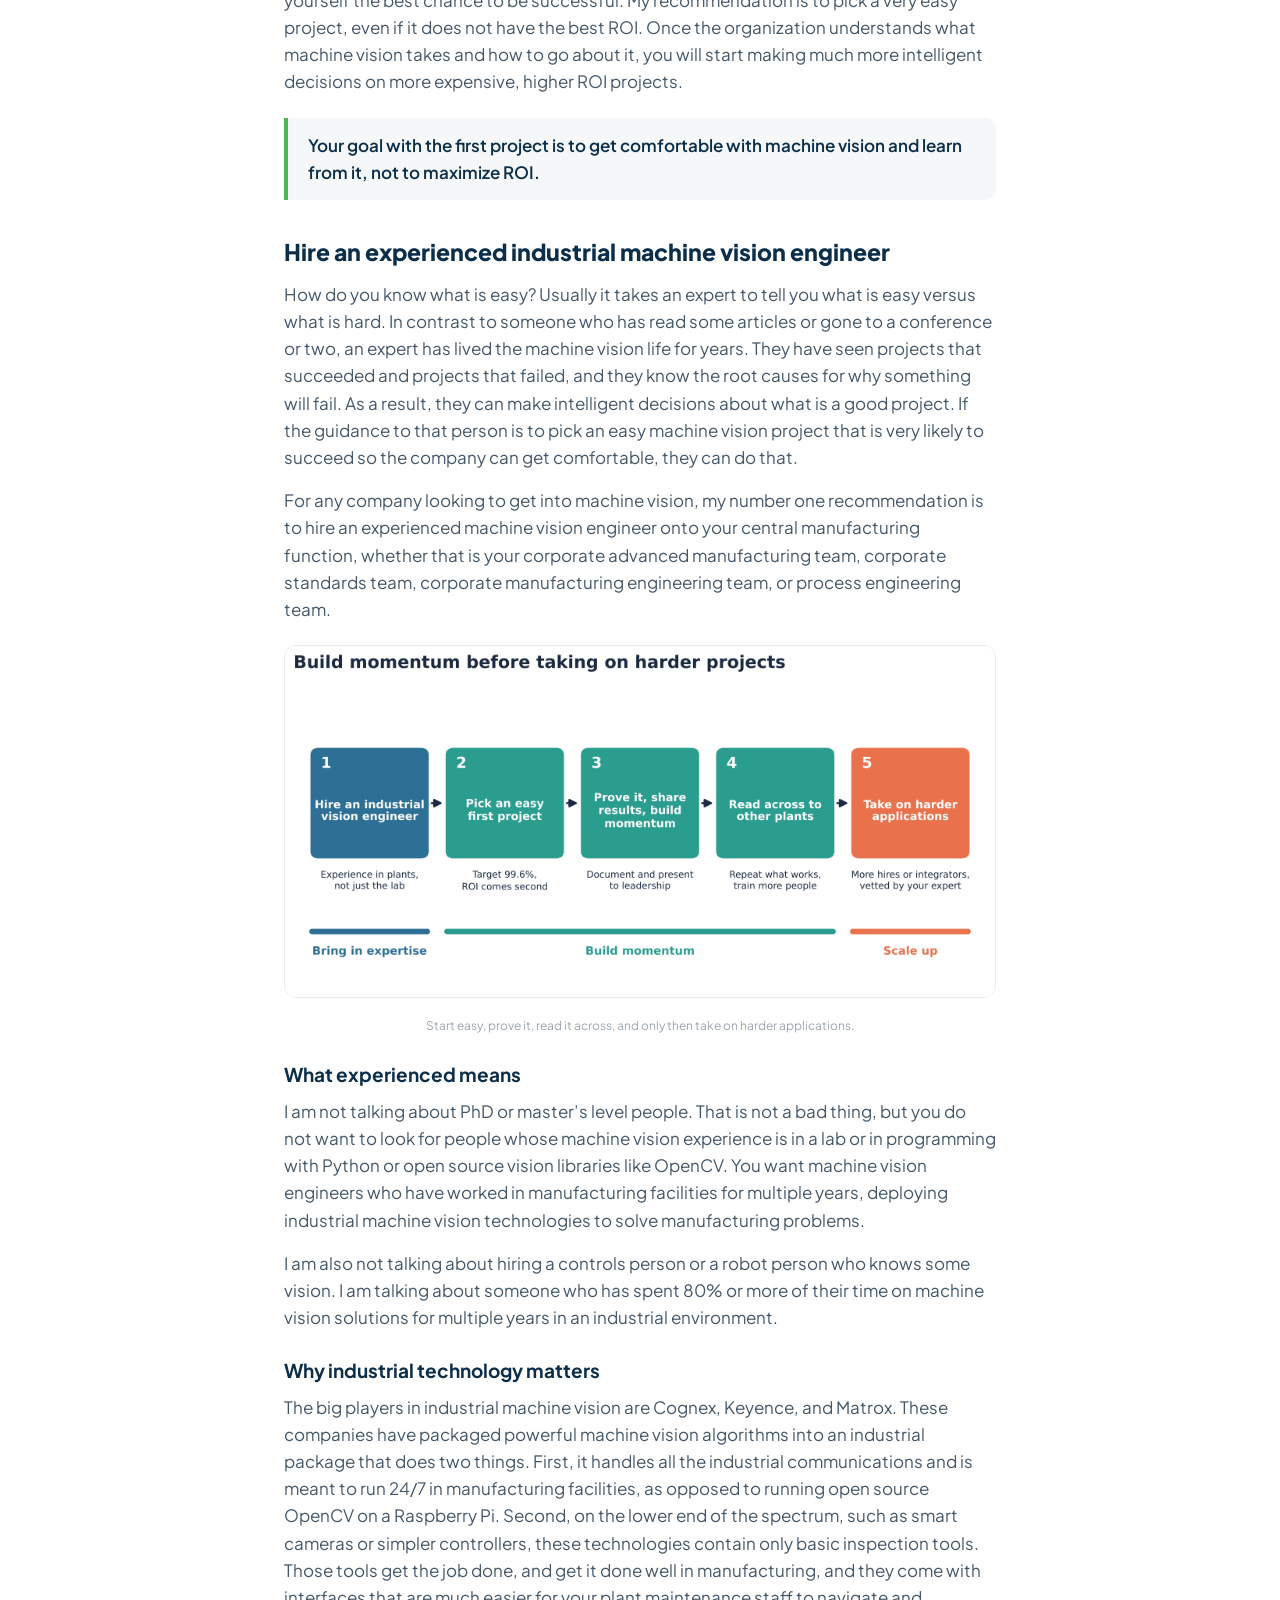
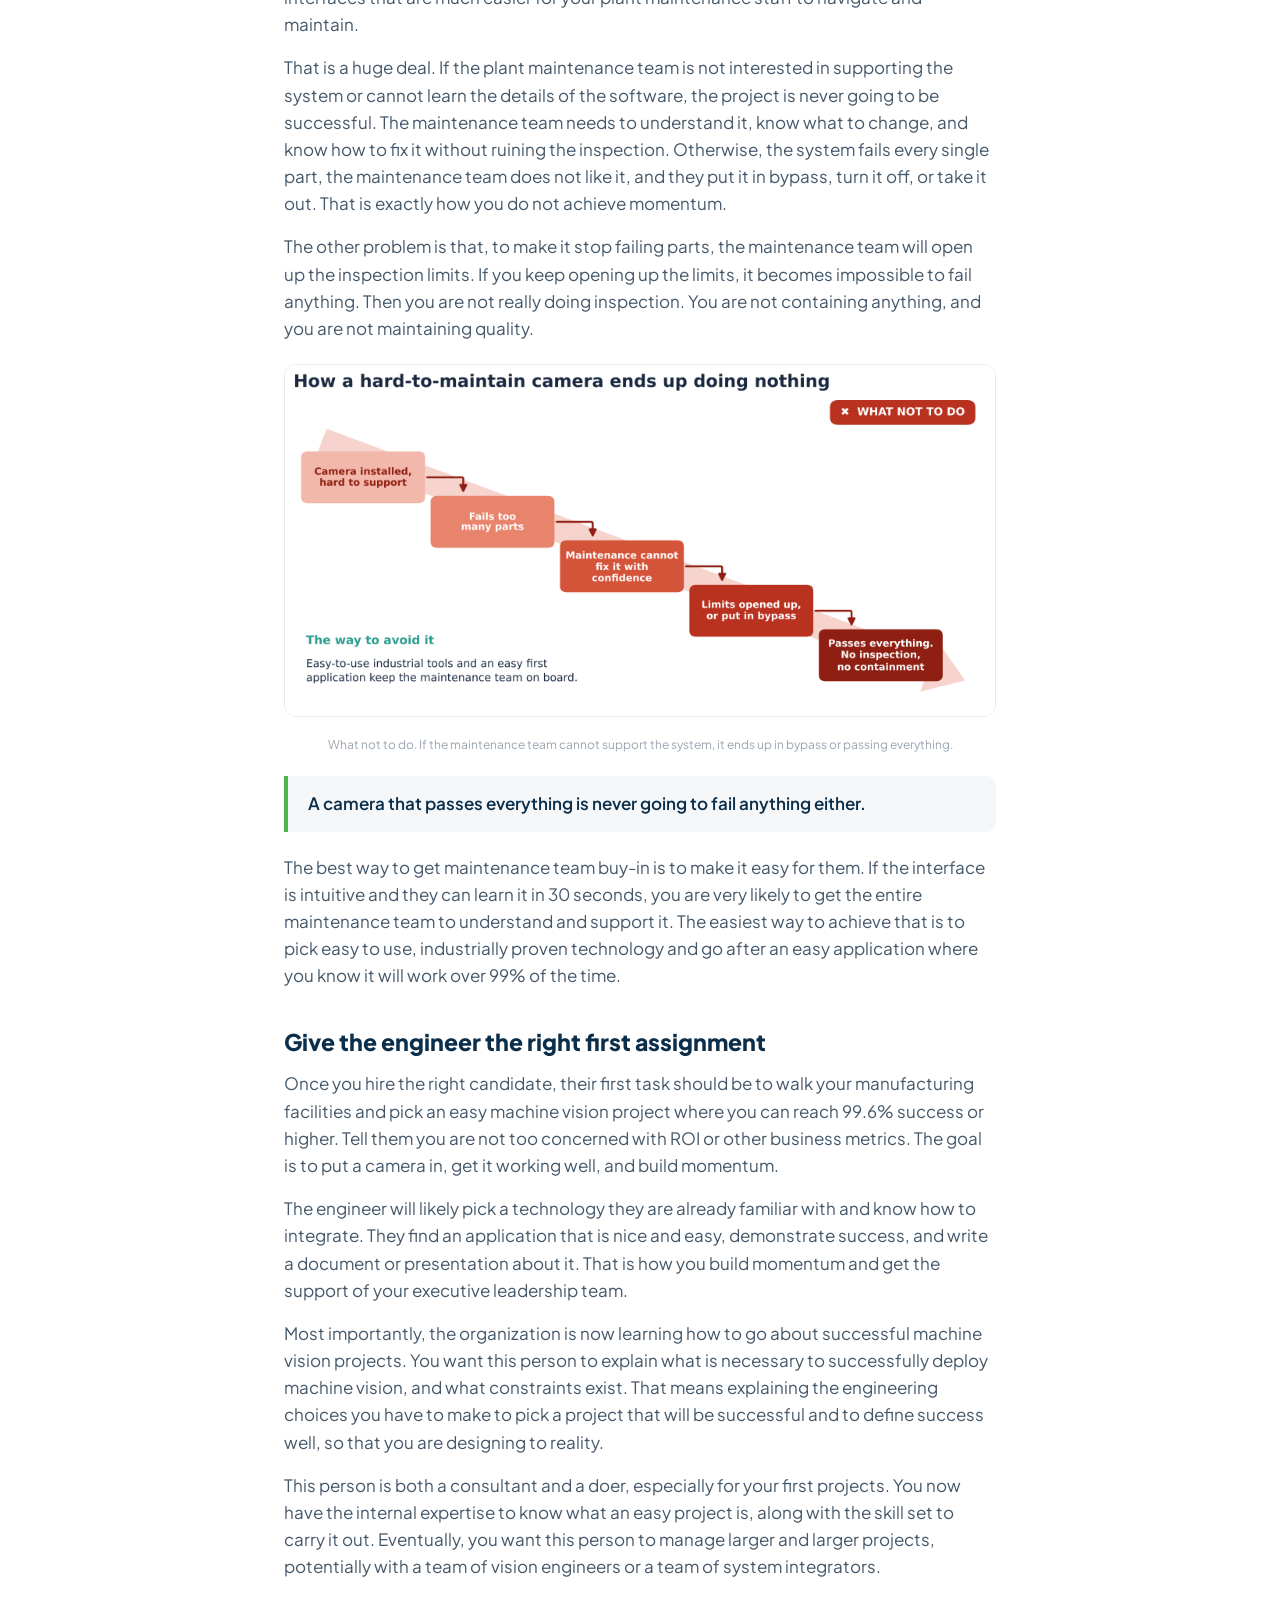
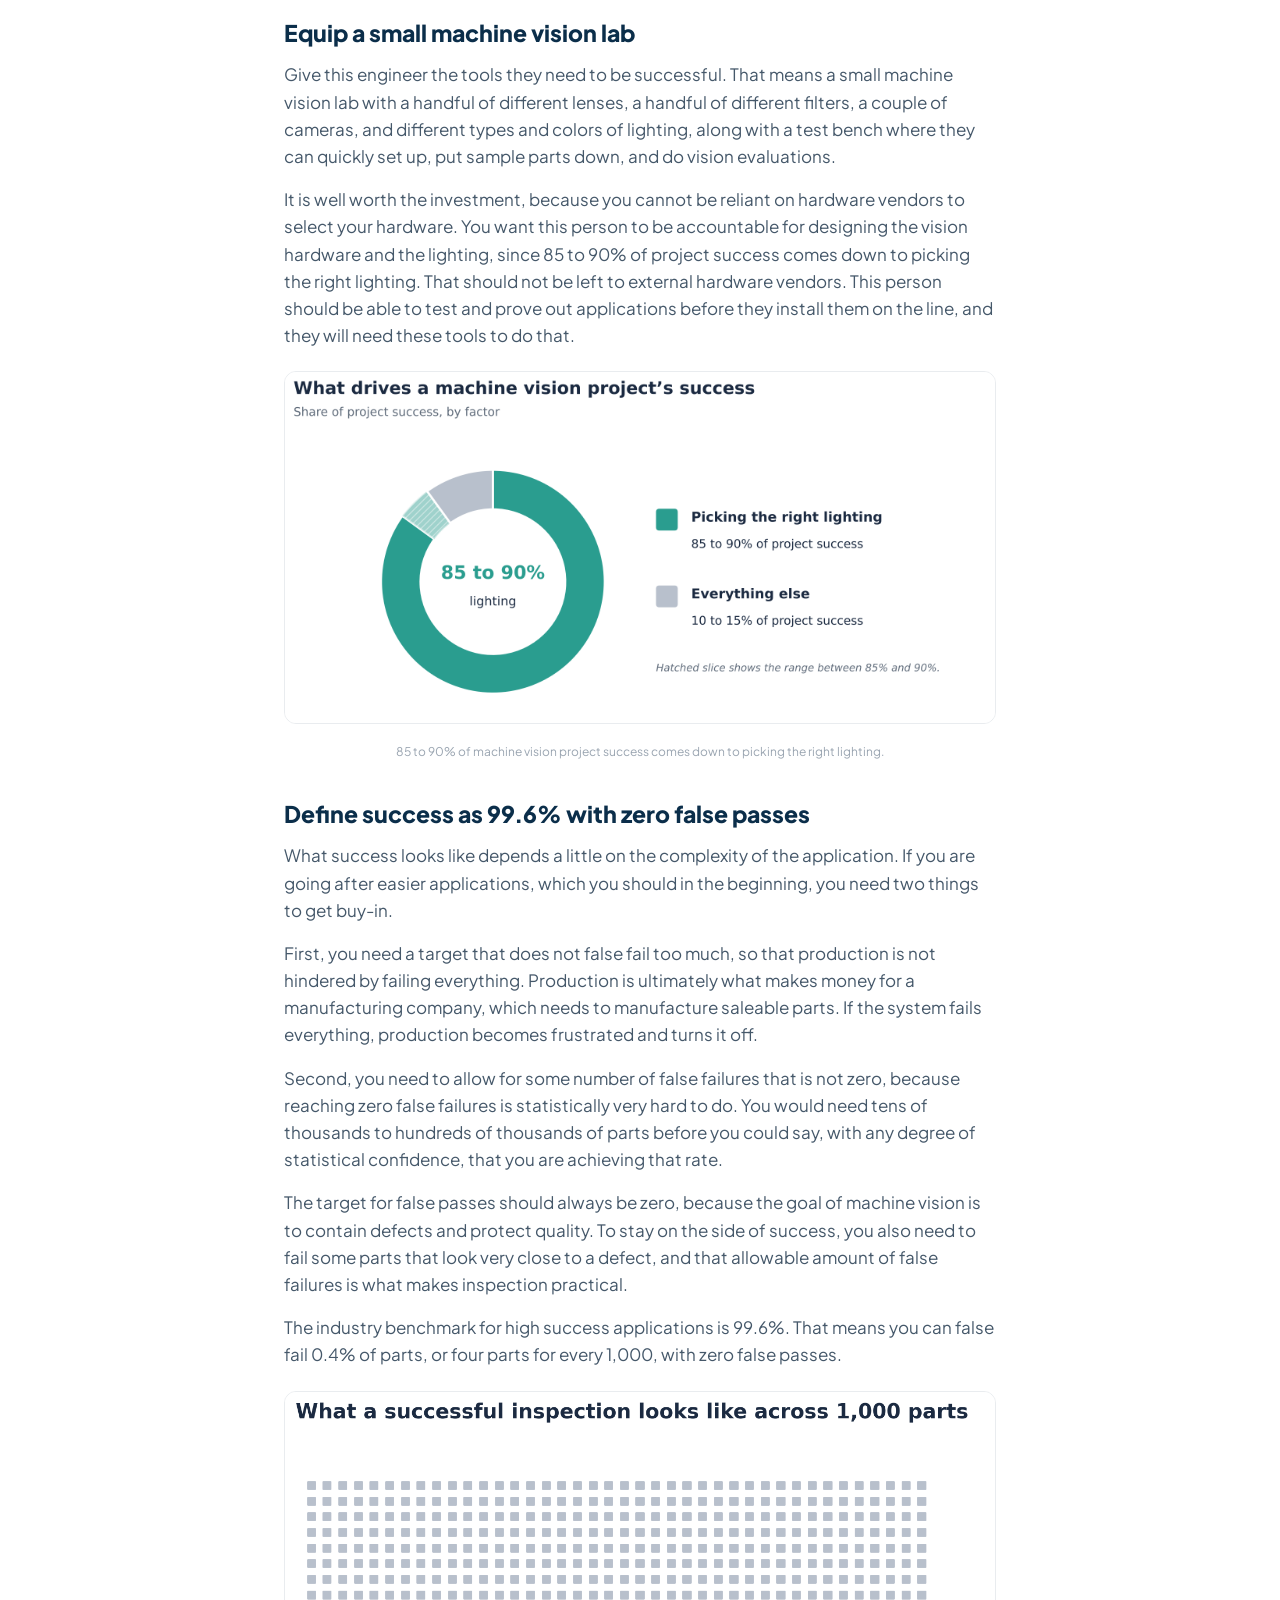
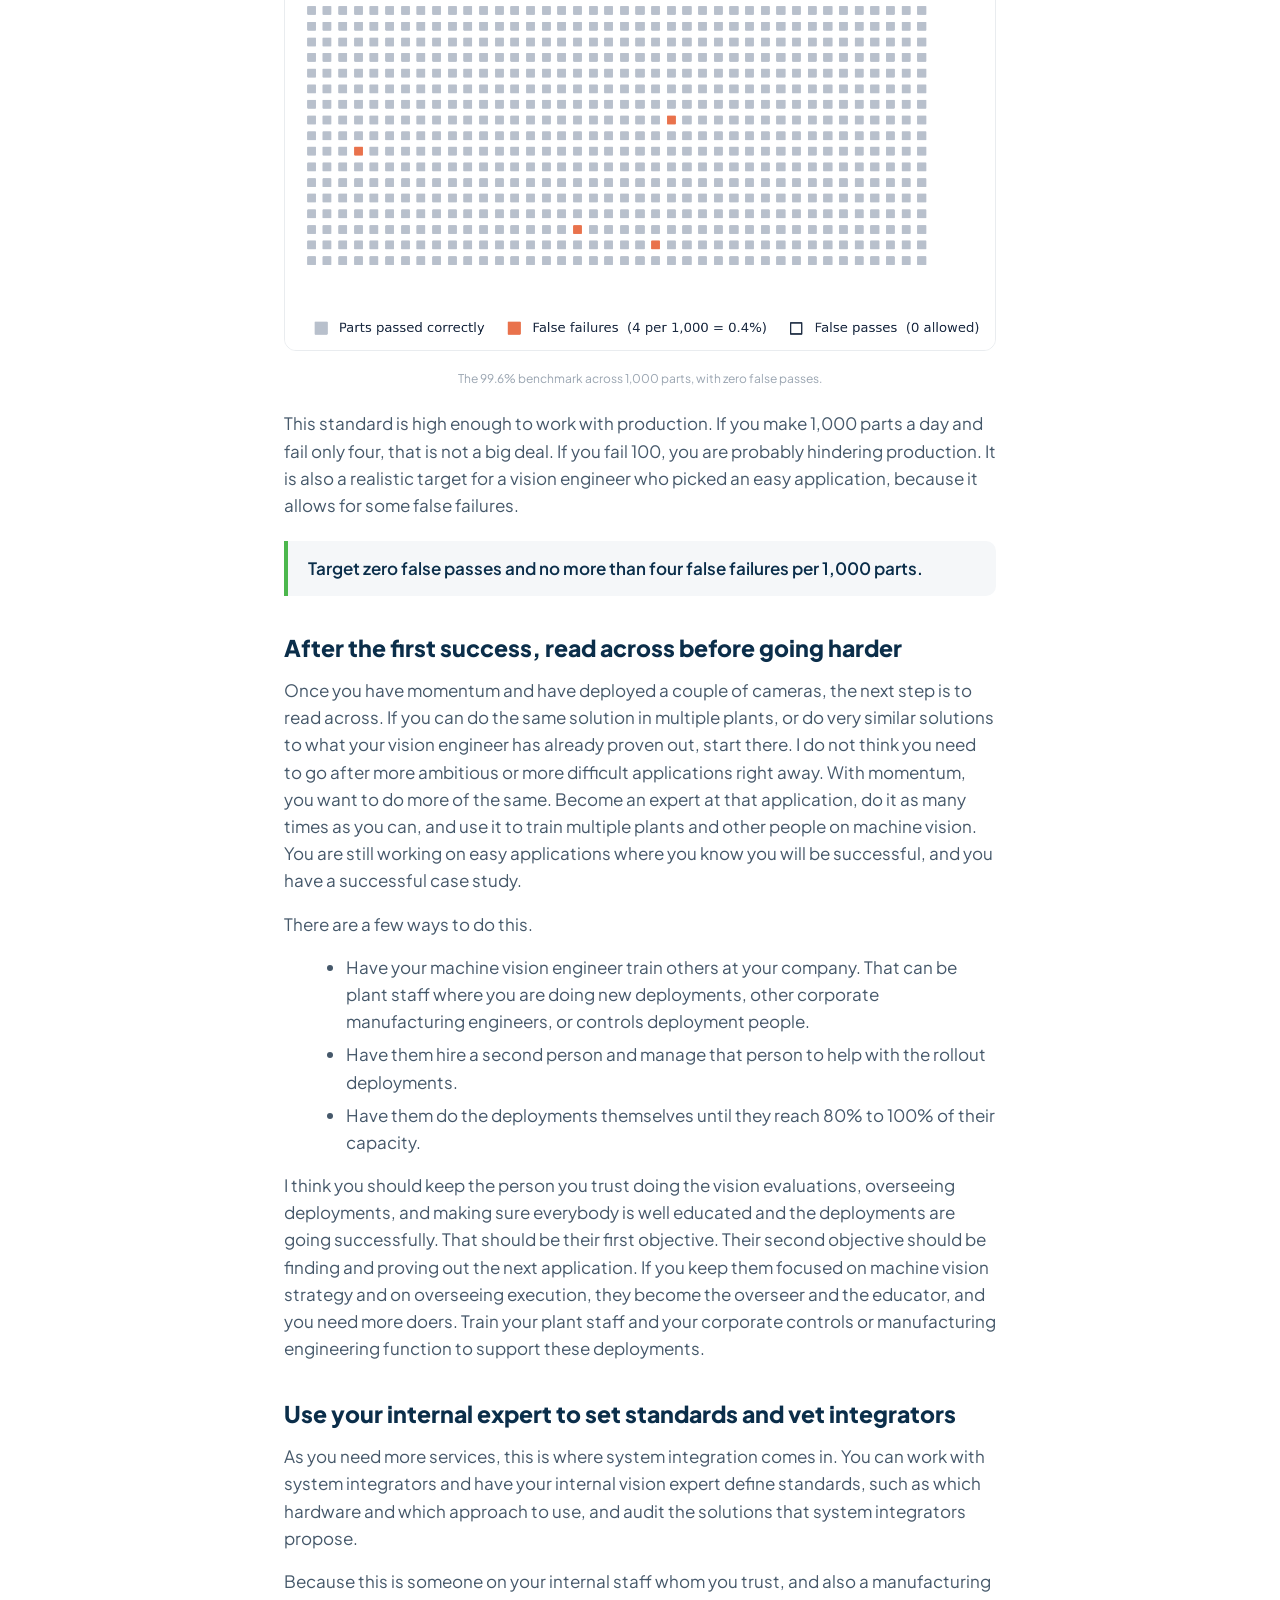
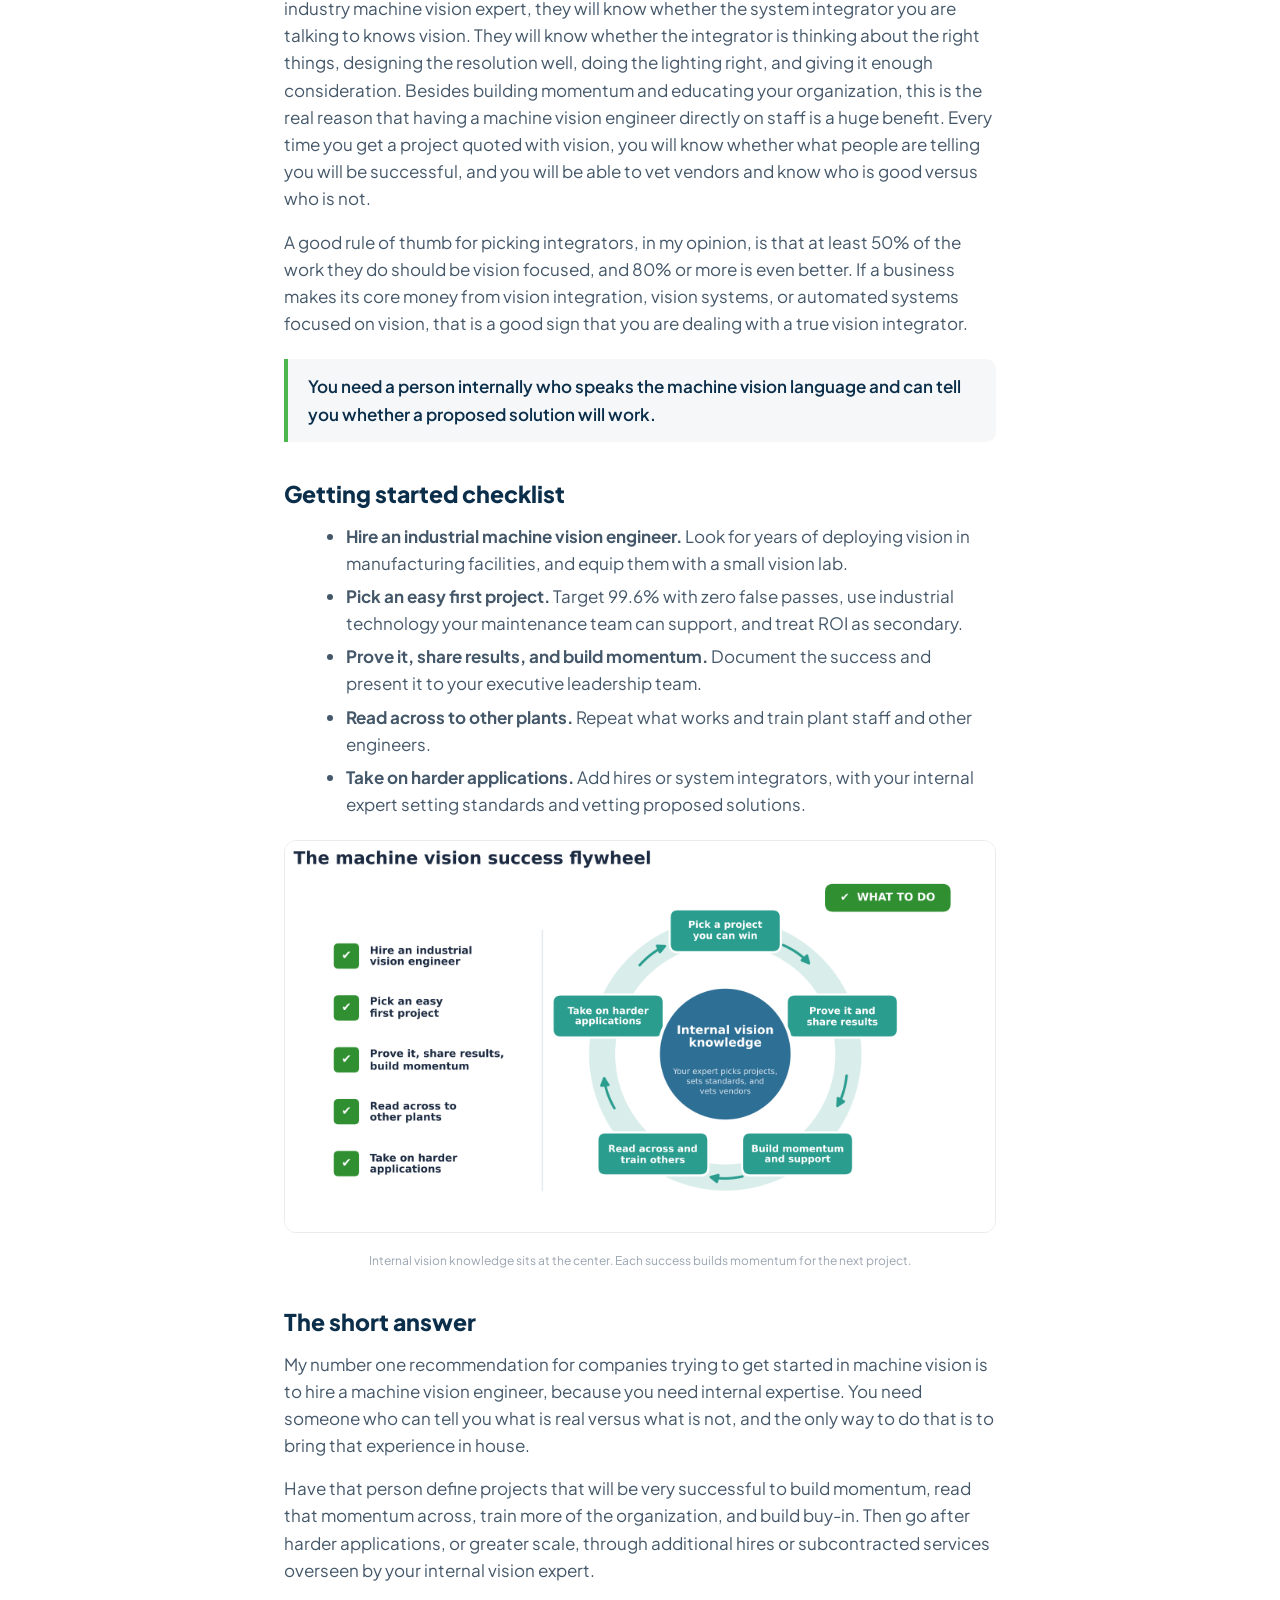
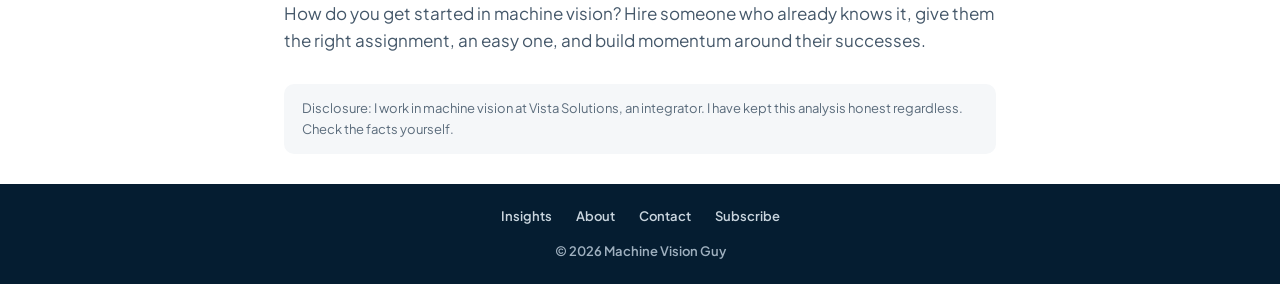
<file: articles/how-do-i-get-started-with-machine-vision.html>
<!DOCTYPE html>
<html lang="en">
<head>
  <meta charset="utf-8">
  <meta name="viewport" content="width=device-width, initial-scale=1">
  <title>How Do I Get Started with Machine Vision? - Machine Vision Guy</title>
  <meta name="description" content="Hire an experienced industrial vision engineer, pick an easy first project, define success as 99.6%, and build momentum before taking on harder applications.">
  <link rel="icon" href="../assets/logo.svg">
  <link rel="preconnect" href="https://fonts.googleapis.com">
  <link rel="preconnect" href="https://fonts.gstatic.com" crossorigin>
  <link href="https://fonts.googleapis.com/css2?family=Plus+Jakarta+Sans:wght@400;500;600;700;800&display=swap" rel="stylesheet">
  <link rel="stylesheet" href="../assets/style.css">
</head>
<body>

  <header class="site-header"><div class="wrap">
    <a class="brand" href="../index.html"><span class="brand-mark">MVG</span><span class="brand-name">Machine Vision Guy</span></a>
    <button class="nav-toggle" id="nav-toggle" aria-label="Menu" aria-expanded="false" aria-controls="nav">&#9776;</button>
    <nav class="nav" id="nav">
      <a href="../index.html" class="active">Insights</a>
      <a href="../about.html">About</a>
      <a href="../contact.html">Contact</a>
      <a href="../subscribe.html" class="navbtn">Subscribe</a>
    </nav>
  </div></header>

  <article class="article">
    <a class="back" href="../index.html">&larr; All insights</a>
    <h1>How Do I Get Started with Machine Vision?</h1>
    <div class="meta"><span class="pill">Vision Strategy &amp; Standards</span><span class="pill">Automated Inspection</span> &nbsp; November 19, 2026 &middot; by Eric Parker</div>

    <aside class="tldr" aria-label="Key ideas">
      <h2>TL;DR&hellip; Key Ideas:</h2>
      <ul>
        <li>Machine vision projects fail more often because of the wrong application or poorly defined success criteria than because of the technology picked.</li>
        <li>Hire an experienced industrial machine vision engineer onto your central manufacturing team, someone who has deployed vision in manufacturing facilities for years.</li>
        <li>Give that engineer an easy first project that is very likely to succeed. The goal is to build momentum and learn, not to maximize ROI.</li>
        <li>Use proven industrial technology that your maintenance team can learn quickly. Without their buy-in, the camera ends up in bypass or passing everything.</li>
        <li>Define success as 99.6% effective, with zero false passes and no more than four false failures per 1,000 parts.</li>
        <li>After the first success, read the solution across other plants before taking on harder applications, and use your internal expert to vet integrators.</li>
      </ul>
    </aside>

    <div class="content">
      <p>You likely know that AI, machine vision, physical AI, and the other technologies meant to make companies operate more efficiently are things you will need to add to your manufacturing operations to remain competitive. The hard part is always knowing how to get started. In this article, I cover, as succinctly as I can, how to get started with machine vision.</p>

      <h2>Projects fail on approach, not technology</h2>
      <p>There are a lot of technologies out there, and it is not easy to know what is real versus what is not. In my experience, many companies do not focus on the right things. When a project is unsuccessful, it is usually not because they picked software A versus software B. It is because their approach to the problem was not architected well.</p>
      <p>You are much more likely to fail a machine vision project because you chose the wrong application or did not define success criteria well than because of which technology you picked.</p>

      <h2>Build momentum with an easy first project</h2>
      <p>Machine vision is like anything else in the sense that you want to get momentum going. A lot of companies have tried their first vision system, or their second or third, and they have all been failures. The technology fails to get traction because they cannot show ROI on it. As a result, machine vision gets a bad reputation in the organization, and the company either never adds it to its processes and never becomes more efficient, or it pivots to different technologies.</p>
      <p>As with starting any new discipline, you begin with easy work and make a point of doing something consistently. Once you see some minor successes, you build confidence and a deeper understanding of what you are trying to do and how to go about doing it. From that momentum you gather attention, get more support, and take on more and more.</p>
      <p>To build that momentum, you need to define what success looks like early on and give yourself the best chance to be successful. My recommendation is to pick a very easy project, even if it does not have the best ROI. Once the organization understands what machine vision takes and how to go about it, you will start making much more intelligent decisions on more expensive, higher ROI projects.</p>
      <blockquote>Your goal with the first project is to get comfortable with machine vision and learn from it, not to maximize ROI.</blockquote>

      <h2>Hire an experienced industrial machine vision engineer</h2>
      <p>How do you know what is easy? Usually it takes an expert to tell you what is easy versus what is hard. In contrast to someone who has read some articles or gone to a conference or two, an expert has lived the machine vision life for years. They have seen projects that succeeded and projects that failed, and they know the root causes for why something will fail. As a result, they can make intelligent decisions about what is a good project. If the guidance to that person is to pick an easy machine vision project that is very likely to succeed so the company can get comfortable, they can do that.</p>
      <p>For any company looking to get into machine vision, my number one recommendation is to hire an experienced machine vision engineer onto your central manufacturing function, whether that is your corporate advanced manufacturing team, corporate standards team, corporate manufacturing engineering team, or process engineering team.</p>
      <figure><img src="../assets/articles/chart-getting-started-roadmap.png" alt="Five steps to get started with machine vision, from hiring an industrial vision engineer to taking on harder applications"><figcaption>Start easy, prove it, read it across, and only then take on harder applications.</figcaption></figure>
      <h3>What experienced means</h3>
      <p>I am not talking about PhD or master’s level people. That is not a bad thing, but you do not want to look for people whose machine vision experience is in a lab or in programming with Python or open source vision libraries like OpenCV. You want machine vision engineers who have worked in manufacturing facilities for multiple years, deploying industrial machine vision technologies to solve manufacturing problems.</p>
      <p>I am also not talking about hiring a controls person or a robot person who knows some vision. I am talking about someone who has spent 80% or more of their time on machine vision solutions for multiple years in an industrial environment.</p>
      <h3>Why industrial technology matters</h3>
      <p>The big players in industrial machine vision are Cognex, Keyence, and Matrox. These companies have packaged powerful machine vision algorithms into an industrial package that does two things. First, it handles all the industrial communications and is meant to run 24/7 in manufacturing facilities, as opposed to running open source OpenCV on a Raspberry Pi. Second, on the lower end of the spectrum, such as smart cameras or simpler controllers, these technologies contain only basic inspection tools. Those tools get the job done, and get it done well in manufacturing, and they come with interfaces that are much easier for your plant maintenance staff to navigate and maintain.</p>
      <p>That is a huge deal. If the plant maintenance team is not interested in supporting the system or cannot learn the details of the software, the project is never going to be successful. The maintenance team needs to understand it, know what to change, and know how to fix it without ruining the inspection. Otherwise, the system fails every single part, the maintenance team does not like it, and they put it in bypass, turn it off, or take it out. That is exactly how you do not achieve momentum.</p>
      <p>The other problem is that, to make it stop failing parts, the maintenance team will open up the inspection limits. If you keep opening up the limits, it becomes impossible to fail anything. Then you are not really doing inspection. You are not containing anything, and you are not maintaining quality.</p>
      <figure><img src="../assets/articles/chart-maintenance-what-not-to-do.png" alt="What not to do. A camera that is hard to support fails too many parts, maintenance opens the limits or bypasses it, and it ends up passing everything"><figcaption>What not to do. If the maintenance team cannot support the system, it ends up in bypass or passing everything.</figcaption></figure>
      <blockquote>A camera that passes everything is never going to fail anything either.</blockquote>
      <p>The best way to get maintenance team buy-in is to make it easy for them. If the interface is intuitive and they can learn it in 30 seconds, you are very likely to get the entire maintenance team to understand and support it. The easiest way to achieve that is to pick easy to use, industrially proven technology and go after an easy application where you know it will work over 99% of the time.</p>

      <h2>Give the engineer the right first assignment</h2>
      <p>Once you hire the right candidate, their first task should be to walk your manufacturing facilities and pick an easy machine vision project where you can reach 99.6% success or higher. Tell them you are not too concerned with ROI or other business metrics. The goal is to put a camera in, get it working well, and build momentum.</p>
      <p>The engineer will likely pick a technology they are already familiar with and know how to integrate. They find an application that is nice and easy, demonstrate success, and write a document or presentation about it. That is how you build momentum and get the support of your executive leadership team.</p>
      <p>Most importantly, the organization is now learning how to go about successful machine vision projects. You want this person to explain what is necessary to successfully deploy machine vision, and what constraints exist. That means explaining the engineering choices you have to make to pick a project that will be successful and to define success well, so that you are designing to reality.</p>
      <p>This person is both a consultant and a doer, especially for your first projects. You now have the internal expertise to know what an easy project is, along with the skill set to carry it out. Eventually, you want this person to manage larger and larger projects, potentially with a team of vision engineers or a team of system integrators.</p>

      <h2>Equip a small machine vision lab</h2>
      <p>Give this engineer the tools they need to be successful. That means a small machine vision lab with a handful of different lenses, a handful of different filters, a couple of cameras, and different types and colors of lighting, along with a test bench where they can quickly set up, put sample parts down, and do vision evaluations.</p>
      <p>It is well worth the investment, because you cannot be reliant on hardware vendors to select your hardware. You want this person to be accountable for designing the vision hardware and the lighting, since 85 to 90% of project success comes down to picking the right lighting. That should not be left to external hardware vendors. This person should be able to test and prove out applications before they install them on the line, and they will need these tools to do that.</p>
      <figure><img src="../assets/articles/chart-lighting-share.png" alt="Donut chart showing that picking the right lighting accounts for 85 to 90 percent of machine vision project success"><figcaption>85 to 90% of machine vision project success comes down to picking the right lighting.</figcaption></figure>

      <h2>Define success as 99.6% with zero false passes</h2>
      <p>What success looks like depends a little on the complexity of the application. If you are going after easier applications, which you should in the beginning, you need two things to get buy-in.</p>
      <p>First, you need a target that does not false fail too much, so that production is not hindered by failing everything. Production is ultimately what makes money for a manufacturing company, which needs to manufacture saleable parts. If the system fails everything, production becomes frustrated and turns it off.</p>
      <p>Second, you need to allow for some number of false failures that is not zero, because reaching zero false failures is statistically very hard to do. You would need tens of thousands to hundreds of thousands of parts before you could say, with any degree of statistical confidence, that you are achieving that rate.</p>
      <p>The target for false passes should always be zero, because the goal of machine vision is to contain defects and protect quality. To stay on the side of success, you also need to fail some parts that look very close to a defect, and that allowable amount of false failures is what makes inspection practical.</p>
      <p>The industry benchmark for high success applications is 99.6%. That means you can false fail 0.4% of parts, or four parts for every 1,000, with zero false passes.</p>
      <figure><img src="../assets/articles/chart-benchmark.png" alt="A grid of 1,000 parts showing four false failures and zero false passes"><figcaption>The 99.6% benchmark across 1,000 parts, with zero false passes.</figcaption></figure>
      <p>This standard is high enough to work with production. If you make 1,000 parts a day and fail only four, that is not a big deal. If you fail 100, you are probably hindering production. It is also a realistic target for a vision engineer who picked an easy application, because it allows for some false failures.</p>
      <blockquote>Target zero false passes and no more than four false failures per 1,000 parts.</blockquote>

      <h2>After the first success, read across before going harder</h2>
      <p>Once you have momentum and have deployed a couple of cameras, the next step is to read across. If you can do the same solution in multiple plants, or do very similar solutions to what your vision engineer has already proven out, start there. I do not think you need to go after more ambitious or more difficult applications right away. With momentum, you want to do more of the same. Become an expert at that application, do it as many times as you can, and use it to train multiple plants and other people on machine vision. You are still working on easy applications where you know you will be successful, and you have a successful case study.</p>
      <p>There are a few ways to do this.</p>
      <ul>
        <li>Have your machine vision engineer train others at your company. That can be plant staff where you are doing new deployments, other corporate manufacturing engineers, or controls deployment people.</li>
        <li>Have them hire a second person and manage that person to help with the rollout deployments.</li>
        <li>Have them do the deployments themselves until they reach 80% to 100% of their capacity.</li>
      </ul>
      <p>I think you should keep the person you trust doing the vision evaluations, overseeing deployments, and making sure everybody is well educated and the deployments are going successfully. That should be their first objective. Their second objective should be finding and proving out the next application. If you keep them focused on machine vision strategy and on overseeing execution, they become the overseer and the educator, and you need more doers. Train your plant staff and your corporate controls or manufacturing engineering function to support these deployments.</p>

      <h2>Use your internal expert to set standards and vet integrators</h2>
      <p>As you need more services, this is where system integration comes in. You can work with system integrators and have your internal vision expert define standards, such as which hardware and which approach to use, and audit the solutions that system integrators propose.</p>
      <p>Because this is someone on your internal staff whom you trust, and also a manufacturing industry machine vision expert, they will know whether the system integrator you are talking to knows vision. They will know whether the integrator is thinking about the right things, designing the resolution well, doing the lighting right, and giving it enough consideration. Besides building momentum and educating your organization, this is the real reason that having a machine vision engineer directly on staff is a huge benefit. Every time you get a project quoted with vision, you will know whether what people are telling you will be successful, and you will be able to vet vendors and know who is good versus who is not.</p>
      <p>A good rule of thumb for picking integrators, in my opinion, is that at least 50% of the work they do should be vision focused, and 80% or more is even better. If a business makes its core money from vision integration, vision systems, or automated systems focused on vision, that is a good sign that you are dealing with a true vision integrator.</p>
      <blockquote>You need a person internally who speaks the machine vision language and can tell you whether a proposed solution will work.</blockquote>

      <h2>Getting started checklist</h2>
      <ul>
        <li><strong>Hire an industrial machine vision engineer.</strong> Look for years of deploying vision in manufacturing facilities, and equip them with a small vision lab.</li>
        <li><strong>Pick an easy first project.</strong> Target 99.6% with zero false passes, use industrial technology your maintenance team can support, and treat ROI as secondary.</li>
        <li><strong>Prove it, share results, and build momentum.</strong> Document the success and present it to your executive leadership team.</li>
        <li><strong>Read across to other plants.</strong> Repeat what works and train plant staff and other engineers.</li>
        <li><strong>Take on harder applications.</strong> Add hires or system integrators, with your internal expert setting standards and vetting proposed solutions.</li>
      </ul>
      <figure><img src="../assets/articles/chart-success-flywheel.png" alt="Getting started checklist beside the machine vision success flywheel, with internal vision knowledge at the center"><figcaption>Internal vision knowledge sits at the center. Each success builds momentum for the next project.</figcaption></figure>

      <h2>The short answer</h2>
      <p>My number one recommendation for companies trying to get started in machine vision is to hire a machine vision engineer, because you need internal expertise. You need someone who can tell you what is real versus what is not, and the only way to do that is to bring that experience in house.</p>
      <p>Have that person define projects that will be very successful to build momentum, read that momentum across, train more of the organization, and build buy-in. Then go after harder applications, or greater scale, through additional hires or subcontracted services overseen by your internal vision expert.</p>
      <p>How do you get started in machine vision? Hire someone who already knows it, give them the right assignment, an easy one, and build momentum around their successes.</p>
    </div>

    <div class="disclosure">Disclosure: I work in machine vision at Vista Solutions, an integrator. I have kept this analysis honest regardless. Check the facts yourself.</div>
  </article>

  <footer class="site-footer"><div class="wrap">
    <nav class="foot-nav"><a href="../index.html">Insights</a><a href="../about.html">About</a><a href="../contact.html">Contact</a><a href="../subscribe.html">Subscribe</a></nav>
    <a class="foot-copy" href="../about.html">&copy; 2026 Machine Vision Guy</a>
  </div></footer>

  <script src="../assets/app.js"></script>
  <script src="../assets/concierge.js"></script>
</body>
</html>
</file>
<file: assets/style.css>
/* Machine Vision Guy — Direction C (bold modern corporate)
   Brand palette mirrored from A3. Tokens at the top control the whole site. */

:root {
  --navy:#0B2E4A;
  --navy-deep:#051D31;
  --navy-wedge:#0F3A5C;
  --green:#4CB74D;
  --green-deep:#2F8F31;
  --green-soft:#E7F4E7;
  --orange:#F48826;
  --orange-soft:#FCE6CE;
  --orange-ink:#B5610F;
  --surface:#F5F7F9;
  --band:#EAF3EA;
  --line:#E9ECEF;
  --ink:#0B2E4A;
  --body:#45586A;
  --muted:#9AA5B1;
  --maxw:1140px;
}

*{box-sizing:border-box;}
html{-webkit-text-size-adjust:100%;scroll-behavior:smooth;}
body{
  margin:0;
  min-height:100vh;
  display:flex;
  flex-direction:column;
  font-family:"Plus Jakarta Sans",-apple-system,BlinkMacSystemFont,"Segoe UI",Roboto,Helvetica,Arial,sans-serif;
  color:var(--body);
  background:#fff;
  line-height:1.6;
}
a{color:var(--green-deep);text-decoration:none;}
a:hover{text-decoration:underline;}
img{max-width:100%;display:block;}
.wrap{max-width:var(--maxw);margin:0 auto;padding:0 24px;}
[hidden]{display:none !important;}

/* ---------- Header (sticky) ---------- */
.site-header{background:var(--navy);position:sticky;top:0;z-index:100;box-shadow:0 1px 0 rgba(255,255,255,.06);}
.site-header .wrap{position:relative;display:flex;align-items:center;justify-content:space-between;height:64px;}
.brand{display:flex;align-items:center;gap:9px;}
.brand:hover{text-decoration:none;}
.brand-mark{width:30px;height:30px;border-radius:8px;background:var(--green);color:var(--navy-deep);
  display:flex;align-items:center;justify-content:center;font-weight:800;font-size:11px;letter-spacing:-.3px;}
.brand-name{color:#fff;font-weight:800;font-size:16px;}
.nav{display:flex;align-items:center;}
.nav a{color:#B9C7D6;font-size:14px;font-weight:600;margin-left:22px;}
.nav a:hover{color:#fff;text-decoration:none;}
.nav a.active{color:var(--green);}
.nav a.navbtn{background:var(--green);color:var(--navy-deep);font-weight:700;padding:8px 16px;border-radius:8px;}
.nav a.navbtn:hover{background:#43a645;color:var(--navy-deep);}
.nav-toggle{display:none;background:none;border:0;color:#fff;font-size:26px;line-height:1;cursor:pointer;padding:4px 2px;}

/* ---------- Hero (home: featured article) ---------- */
.hero{position:relative;background:var(--navy);overflow:hidden;}
.hero .wedge{position:absolute;top:0;right:0;width:46%;height:100%;background:var(--navy-wedge);
  clip-path:polygon(28% 0,100% 0,100% 100%,0 100%);}
.hero .wedge2{position:absolute;bottom:-1px;right:0;width:40%;height:8px;background:var(--green);
  clip-path:polygon(22% 0,100% 0,100% 100%,0 100%);}
.hero .wrap{position:relative;padding:52px 24px 58px;}
.hero .hc{position:relative;max-width:620px;}
.hero .eyebrow{color:var(--green);font-size:13px;font-weight:700;letter-spacing:.04em;text-transform:uppercase;}
.hero h1{color:#fff;font-size:40px;font-weight:800;line-height:1.08;letter-spacing:-.015em;margin:14px 0 14px;}
.hero .sub{color:#AFC2D0;font-size:17px;line-height:1.5;margin:0 0 24px;max-width:500px;}
.btn{display:inline-block;background:var(--green);color:var(--navy-deep);font-weight:700;font-size:15px;
  padding:12px 24px;border-radius:9px;border:0;cursor:pointer;}
.btn:hover{background:#43a645;color:var(--navy-deep);text-decoration:none;}
.btn-ghost{display:inline-block;color:#fff;font-weight:600;font-size:15px;padding:12px 16px;margin-left:4px;}
.btn-ghost:hover{color:var(--green);text-decoration:none;}

/* ---------- Tagline strip ---------- */
.strip{background:var(--surface);border-bottom:1px solid var(--line);}
.strip .wrap{padding:13px 24px;text-align:center;font-size:14px;font-weight:600;color:#5A6B7B;}

/* ---------- Filter bar (search + category picklist) ---------- */
.filter{display:flex;align-items:center;gap:12px;padding:22px 0 18px;flex-wrap:wrap;scroll-margin-top:84px;}
.cats{display:flex;flex-wrap:wrap;gap:8px;}
.chip{display:inline-block;font-size:13px;font-weight:600;padding:7px 14px;border-radius:999px;border:1px solid var(--line);
  color:var(--navy);background:#fff;cursor:pointer;line-height:1;font-family:inherit;}
.chip:hover{border-color:var(--green);}
.chip.on{background:var(--green-soft);border-color:var(--green-soft);color:var(--green-deep);}
.search{position:relative;flex:1;min-width:220px;max-width:380px;}
.search svg{position:absolute;left:12px;top:50%;transform:translateY(-50%);width:16px;height:16px;color:var(--muted);}
.search input{width:100%;height:42px;border:1px solid var(--line);border-radius:10px;padding:0 12px 0 36px;
  font-family:inherit;font-size:14px;color:var(--navy);background:#fff;}
.search input:focus{outline:none;border-color:var(--green);box-shadow:0 0 0 3px rgba(76,183,77,.15);}
.dropdown{position:relative;}
.dd-btn{display:inline-flex;align-items:center;gap:8px;height:42px;padding:0 16px;border:1px solid var(--line);
  border-radius:10px;background:#fff;color:var(--navy);font-family:inherit;font-size:14px;font-weight:600;cursor:pointer;}
.dd-btn:hover{border-color:var(--green);}
.dd-btn .caret{font-size:11px;color:var(--muted);}
.dd-count{background:var(--green);color:var(--navy-deep);font-size:11px;font-weight:700;border-radius:999px;padding:1px 8px;}
.dd-panel{position:absolute;top:48px;right:0;z-index:60;background:#fff;border:1px solid var(--line);border-radius:12px;
  box-shadow:0 12px 28px rgba(11,46,74,.14);padding:8px;min-width:270px;}
.dd-panel label{display:flex;align-items:center;gap:10px;padding:9px 10px;border-radius:8px;
  font-size:14px;color:var(--navy);font-weight:500;cursor:pointer;}
.dd-panel label:hover{background:var(--surface);}
.dd-panel input{width:16px;height:16px;accent-color:var(--green);margin:0;}

/* ---------- Card grid ---------- */
.grid{display:flex;flex-wrap:wrap;margin:0 -9px 10px;}
.card{width:33.333%;padding:0 9px 18px;}
.card-inner{border:1px solid var(--line);border-radius:14px;overflow:hidden;background:#fff;height:100%;
  transition:box-shadow .15s ease,transform .15s ease;}
.card:hover .card-inner{box-shadow:0 10px 24px rgba(11,46,74,.10);transform:translateY(-2px);}
.card a{color:inherit;}
.card a:hover{text-decoration:none;}
.ph{height:120px;background:var(--band);display:flex;align-items:center;justify-content:center;
  color:#A9C3AC;font-size:12px;font-weight:600;}
.ph img{width:100%;height:100%;object-fit:cover;}
.card-body{padding:15px 17px;}
.pill{display:inline-block;background:var(--green-soft);color:var(--green-deep);font-size:11px;font-weight:700;
  padding:3px 11px;border-radius:999px;margin:0 6px 6px 0;}
.pill.feat{background:var(--orange-soft);color:var(--orange-ink);}
.card h3{font-size:16px;font-weight:700;line-height:1.3;color:var(--navy);margin:10px 0 6px;}
.card .date{font-size:12px;color:var(--muted);font-weight:600;}
.is-hidden{display:none !important;}
.empty-note{font-size:14px;color:var(--muted);padding:4px 0 20px;}

/* ---------- Newsletter band ---------- */
.news{background:var(--navy);border-radius:16px;padding:26px 28px;margin:14px 0 34px;
  display:flex;align-items:center;justify-content:space-between;gap:16px;flex-wrap:wrap;}
.news h3{color:#fff;font-size:20px;font-weight:800;margin:0 0 3px;}
.news p{color:#AFC2D0;font-size:14px;margin:0;}

/* ---------- Article page ---------- */
.article{max-width:760px;margin:30px auto;padding:0 24px;}
.article .back{font-size:14px;font-weight:600;}
.article .pill{margin-bottom:12px;}
.article h1{font-size:36px;font-weight:800;line-height:1.12;letter-spacing:-.015em;color:var(--navy);margin:14px 0 10px;}
.article .meta{font-size:14px;color:var(--muted);font-weight:600;margin-bottom:22px;}
.article .tldr{background:var(--green-soft);border:1px solid var(--green);border-radius:14px;padding:18px 22px 12px;margin:0 0 30px;}
.article .tldr h2{font-size:17px;font-weight:800;color:var(--green-deep);margin:0 0 8px;}
.article .tldr ul{list-style:none;margin:0;padding:0;}
.article .tldr li{position:relative;padding-left:22px;margin:0 0 10px;font-size:16px;line-height:1.5;color:var(--navy);}
.article .tldr li::before{content:"";position:absolute;left:3px;top:.55em;width:8px;height:8px;border-radius:2px;background:var(--green);}
.article .content{font-size:17px;color:var(--body);}
.article .content h2{font-size:23px;font-weight:800;color:var(--navy);margin:34px 0 10px;}
.article .content h3{font-size:19px;font-weight:700;color:var(--navy);margin:24px 0 8px;}
.article .content p{margin:0 0 16px;}
.article .content ul,.article .content ol{margin:0 0 16px 22px;}
.article .content li{margin:6px 0;}
.article .content blockquote{margin:22px 0;padding:14px 20px;border-left:4px solid var(--green);
  background:var(--surface);color:var(--navy);border-radius:0 10px 10px 0;font-weight:600;}
.article .content img{border-radius:12px;margin:18px 0;}
.article .content figure{margin:22px 0;}
.article .content figure img{border:1px solid var(--line);border-radius:12px;}
.article .content figcaption{font-size:12px;color:var(--muted);margin-top:8px;text-align:center;}
.article .content table{width:100%;border-collapse:collapse;margin:20px 0;font-size:15px;}
.article .content th,.article .content td{border:1px solid var(--line);padding:10px 12px;text-align:left;vertical-align:top;}
.article .content thead th{background:var(--surface);color:var(--navy);font-weight:700;}
.article .content tbody td:first-child{font-weight:700;color:var(--navy);}
.disclosure{margin-top:30px;padding:14px 18px;background:var(--surface);border-radius:10px;
  font-size:13px;color:#5A6B7B;}

/* ---------- Simple page (about/contact) ---------- */
.page{max-width:760px;margin:34px auto;padding:0 24px;}
.page h1{font-size:34px;font-weight:800;letter-spacing:-.015em;color:var(--navy);margin:6px 0 16px;}
.page h2{font-size:21px;font-weight:700;color:var(--navy);margin:28px 0 10px;}
.page p{font-size:17px;margin:0 0 16px;}
.page ul{margin:0 0 16px 22px;}
.page li{margin:6px 0;font-size:17px;}
.page .lead{font-size:20px;color:var(--navy);font-weight:600;}
.bio{display:flex;gap:22px;align-items:flex-start;margin:6px 0 8px;}
.bio img{width:150px;height:150px;object-fit:cover;border-radius:14px;flex:0 0 150px;}
.bio .bio-text p{margin:0 0 14px;}
@media(max-width:600px){.bio{flex-direction:column;}.bio img{width:130px;height:130px;flex-basis:auto;}}
.form-embed{border:1px dashed var(--line);border-radius:12px;background:var(--surface);
  padding:26px;color:var(--muted);font-size:14px;text-align:center;margin:18px 0;max-width:540px;}
.form{max-width:540px;margin:4px 0 8px;}
.form .field{margin-bottom:14px;}
.form label{display:block;font-size:14px;font-weight:600;color:var(--navy);margin-bottom:6px;}
.form .opt{color:var(--muted);font-weight:500;}
.form input,.form textarea{width:100%;border:1px solid var(--line);border-radius:10px;padding:11px 13px;
  font-family:inherit;font-size:15px;color:var(--navy);background:#fff;}
.form input:focus,.form textarea:focus{outline:none;border-color:var(--green);box-shadow:0 0 0 3px rgba(76,183,77,.15);}
.form .hp{position:absolute;left:-9999px;width:1px;height:1px;overflow:hidden;}
.notice{border-radius:10px;padding:14px 16px;font-size:15px;font-weight:600;margin:0 0 16px;display:none;}
.notice.ok{background:var(--green-soft);color:var(--green-deep);}
.notice.err{background:#FCEBEB;color:#A32D2D;}
.notice.show{display:block;}

/* ---------- Footer ---------- */
.site-footer{background:var(--navy-deep);margin-top:auto;}
.site-footer .wrap{padding:22px 24px;text-align:center;}
.site-footer .foot-nav{display:flex;flex-wrap:wrap;justify-content:center;margin-bottom:10px;}
.site-footer .foot-nav a{margin:0 12px;}
.site-footer a{color:#C9D5DE;font-size:13px;font-weight:600;}
.site-footer a:hover{color:#fff;text-decoration:none;}
.site-footer .foot-copy{color:#9FB0BF;}

/* ---------- Responsive ---------- */
@media(max-width:860px){
  .card{width:50%;}
}
@media(max-width:820px){
  .nav-toggle{display:block;}
  .nav{display:none;position:absolute;top:64px;left:0;right:0;background:var(--navy);
    flex-direction:column;align-items:flex-start;padding:8px 24px 16px;box-shadow:0 10px 22px rgba(0,0,0,.2);}
  .nav.open{display:flex;}
  .nav a{margin:9px 0;font-size:16px;}
  .nav a.navbtn{margin-top:8px;}
  .filter{flex-direction:column;align-items:stretch;}
  .search{max-width:none;}
  .dropdown{width:100%;}
  .dd-btn{width:100%;justify-content:space-between;}
  .dd-panel{left:0;right:0;min-width:0;}
}
@media(max-width:600px){
  .hero .wedge,.hero .wedge2{display:none;}
  .hero h1{font-size:28px;}
  .card{width:100%;}
  .article h1{font-size:28px;}
  .news{flex-direction:column;align-items:flex-start;}
}

/* ---------- Concierge chat (assets/concierge.js) ---------- */
@view-transition{navigation:auto;}
::view-transition-old(root),::view-transition-new(root){animation-duration:.15s;}
@media(prefers-reduced-motion:reduce){@view-transition{navigation:none;}}
.mvgc{position:fixed;right:20px;bottom:20px;z-index:200;display:flex;flex-direction:column;align-items:flex-end;gap:12px;
  font-family:inherit;view-transition-name:mvg-concierge;}
.mvgc-fab{position:relative;width:64px;height:64px;border-radius:50%;border:3px solid #fff;background:var(--green);color:var(--navy-deep);cursor:pointer;
  display:flex;align-items:center;justify-content:center;box-shadow:0 10px 26px rgba(11,46,74,.32);transition:transform .15s ease;}
.mvgc-fab:hover{transform:scale(1.06);}
.mvgc:not(.is-open) .mvgc-fab::after{content:"";position:absolute;inset:-3px;border-radius:50%;border:3px solid var(--green);
  animation:mvgc-pulse 2.4s ease-out 1s 4;pointer-events:none;opacity:0;}
@keyframes mvgc-pulse{0%{transform:scale(1);opacity:.7;}100%{transform:scale(1.55);opacity:0;}}
@media(prefers-reduced-motion:reduce){.mvgc-fab::after{animation:none;}}
.mvgc-fab:hover{background:#43a645;}
.mvgc-fab svg{width:34px;height:34px;}
.mvgc-teaser{position:relative;width:250px;background:#fff;border:1px solid var(--line);border-radius:14px;padding:14px 34px 14px 16px;
  font-size:14px;line-height:1.5;color:var(--body);cursor:pointer;box-shadow:0 12px 28px rgba(11,46,74,.14);}
.mvgc-teaser strong{display:block;color:var(--navy);font-weight:700;margin-bottom:3px;}
.mvgc-teaser-x{position:absolute;top:8px;right:8px;width:24px;height:24px;border:0;background:none;color:var(--muted);cursor:pointer;padding:3px;}
.mvgc-teaser-x svg{width:18px;height:18px;}
.mvgc-panel{width:380px;height:560px;max-height:calc(100vh - 110px);background:#fff;border:1px solid var(--line);border-radius:16px;
  display:flex;flex-direction:column;overflow:hidden;box-shadow:0 18px 40px rgba(11,46,74,.18);}
.mvgc-head{display:flex;align-items:center;gap:10px;background:var(--navy);padding:12px 14px;}
.mvgc-head strong{color:#fff;font-size:15px;font-weight:700;}
.mvgc-min{margin-left:auto;width:30px;height:30px;border:0;background:none;color:#B9C7D6;cursor:pointer;padding:4px;}
.mvgc-min:hover{color:#fff;}
.mvgc-min svg{width:20px;height:20px;}
.mvgc-log{flex:1;overflow-y:auto;padding:16px 14px;display:flex;flex-direction:column;gap:10px;font-size:14px;line-height:1.55;}
.mvgc-msg{max-width:88%;border-radius:14px;padding:10px 13px;}
.mvgc-msg p{margin:0 0 8px;}
.mvgc-msg p:last-child{margin-bottom:0;}
.mvgc-bot{background:var(--surface);color:var(--navy);border-bottom-left-radius:4px;align-self:flex-start;}
.mvgc-user{background:var(--green-soft);color:var(--green-deep);font-weight:600;border-bottom-right-radius:4px;align-self:flex-end;max-width:80%;}
.mvgc-chips{display:flex;flex-wrap:wrap;gap:6px;margin-top:10px;}
.mvgc-chips .chip{font-size:12px;padding:6px 11px;}
.mvgc-cards{display:flex;flex-direction:column;gap:6px;margin-top:10px;}
.mvgc-card{display:block;background:#fff;border:1px solid var(--line);border-radius:10px;padding:9px 11px;color:inherit;}
.mvgc-card:hover{border-color:var(--green);text-decoration:none;}
.mvgc-card .pill{font-size:10px;padding:2px 8px;margin:0 4px 4px 0;}
.mvgc-card b{display:block;color:var(--navy);font-weight:700;font-size:13px;line-height:1.35;}
.mvgc-talk{display:block;margin-top:10px;border:0;background:none;padding:0;color:var(--green-deep);font-family:inherit;font-size:13px;font-weight:700;cursor:pointer;text-align:left;}
.mvgc-talk:hover{text-decoration:underline;}
.mvgc-form{display:flex;flex-direction:column;gap:8px;margin-top:10px;}
.mvgc-form input,.mvgc-form textarea{width:100%;border:1px solid var(--line);border-radius:9px;padding:9px 11px;font-family:inherit;font-size:14px;color:var(--navy);background:#fff;}
.mvgc-form input:focus,.mvgc-form textarea:focus{outline:none;border-color:var(--green);box-shadow:0 0 0 3px rgba(76,183,77,.15);}
.mvgc-form .btn{font-size:14px;padding:10px 16px;align-self:flex-start;}
.mvgc-hp{position:absolute;left:-9999px;width:1px;height:1px;}
.mvgc-ok{color:var(--green-deep);font-weight:600;}
.mvgc-err{color:#A32D2D;font-size:13px;margin:0;}
.mvgc-typing{display:flex;gap:4px;padding:14px 13px;}
.mvgc-typing i{width:7px;height:7px;border-radius:50%;background:var(--muted);animation:mvgc-dot 1s infinite ease-in-out;}
.mvgc-typing i:nth-child(2){animation-delay:.15s;}
.mvgc-typing i:nth-child(3){animation-delay:.3s;}
@keyframes mvgc-dot{0%,80%,100%{opacity:.3;}40%{opacity:1;}}
.mvgc-input{display:flex;gap:8px;padding:12px 14px;border-top:1px solid var(--line);}
.mvgc-input input{flex:1;min-width:0;height:42px;border:1px solid var(--line);border-radius:10px;padding:0 12px;font-family:inherit;font-size:14px;color:var(--navy);}
.mvgc-input input:focus{outline:none;border-color:var(--green);box-shadow:0 0 0 3px rgba(76,183,77,.15);}
.mvgc-input button{width:42px;height:42px;flex:0 0 42px;border:0;border-radius:10px;background:var(--green);color:var(--navy-deep);cursor:pointer;
  display:flex;align-items:center;justify-content:center;}
.mvgc-input button:hover{background:#43a645;}
.mvgc-input button svg{width:20px;height:20px;}
.mvgc-sr{position:absolute;width:1px;height:1px;overflow:hidden;clip:rect(0 0 0 0);}
.mvgc-ts{position:absolute;bottom:0;left:0;}
@media(max-width:600px){
  .mvgc{right:14px;bottom:14px;}
  .mvgc-teaser{width:220px;font-size:13px;}
  .mvgc.is-open{left:0;right:0;top:0;bottom:0;gap:0;}
  .mvgc.is-open .mvgc-panel{width:100%;height:100%;max-height:none;border-radius:0;border:0;}
  .mvgc.is-open .mvgc-fab{display:none;}
}
</file>
